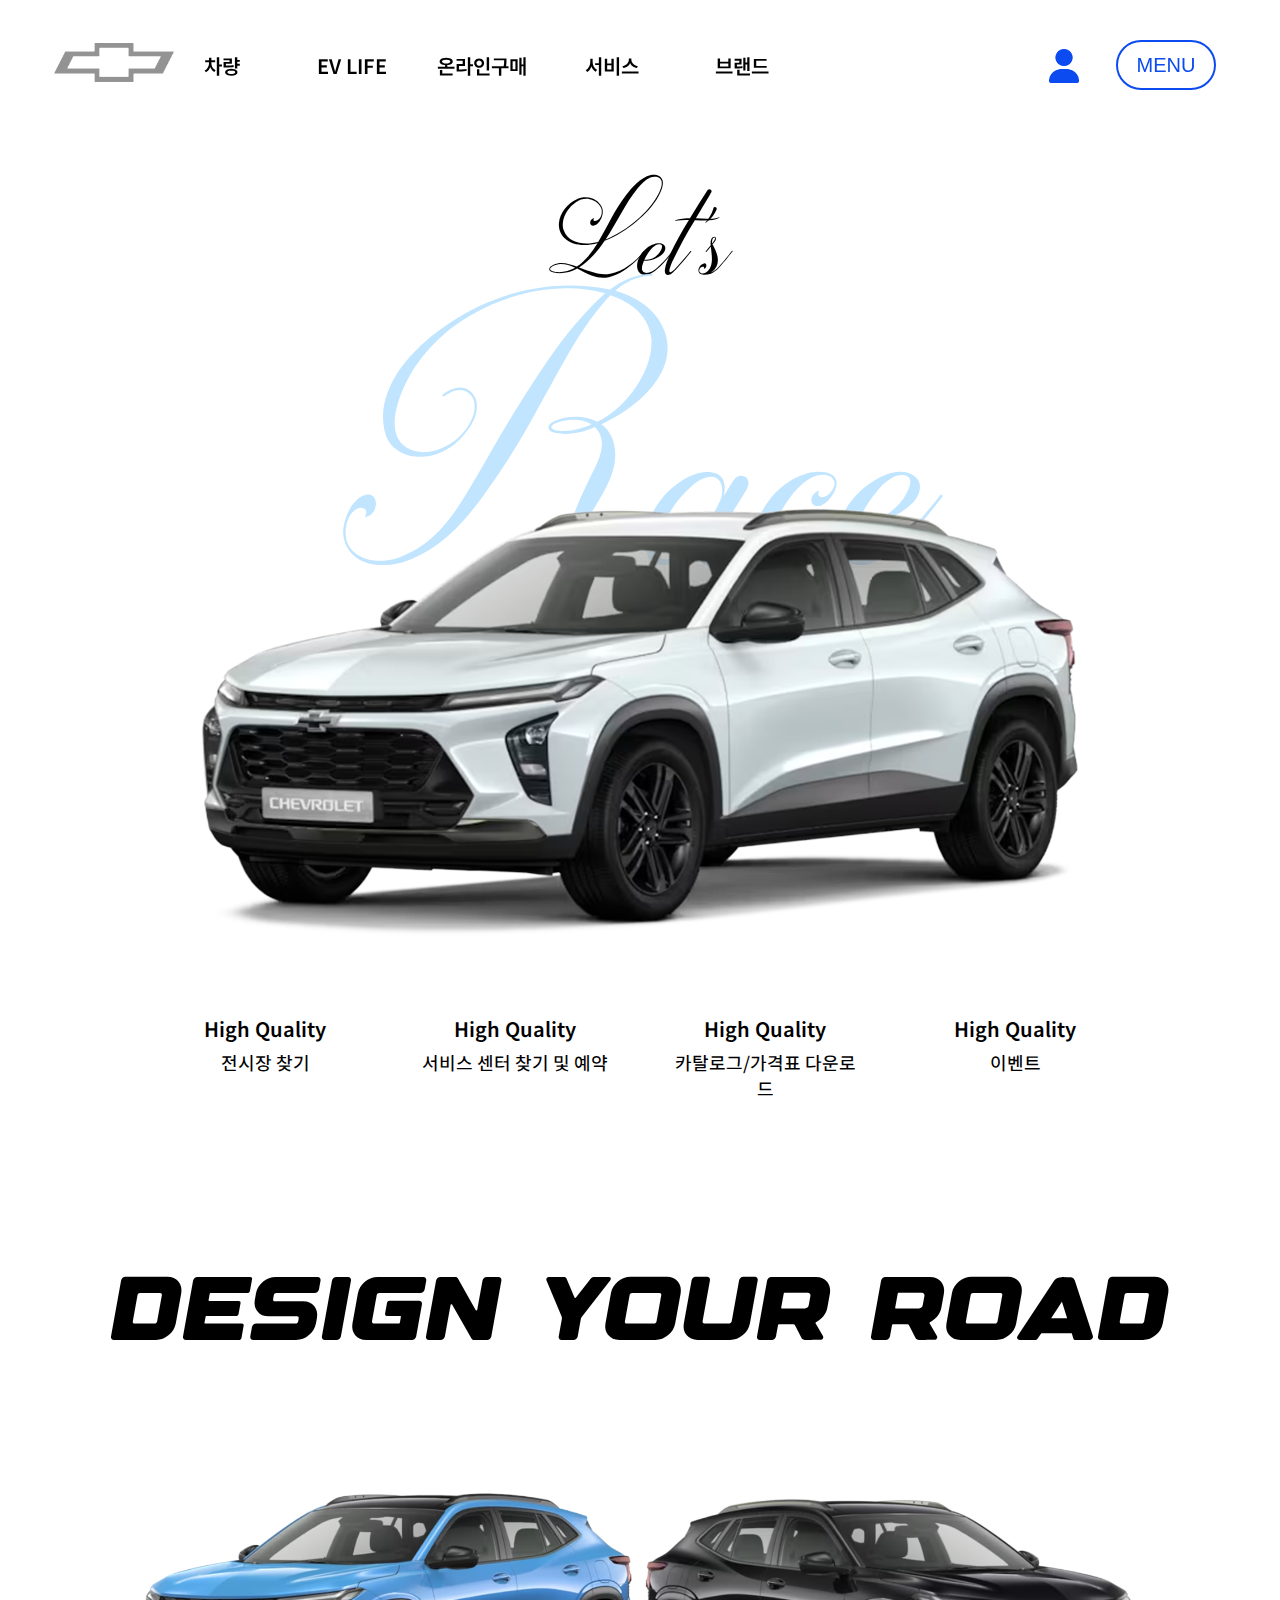
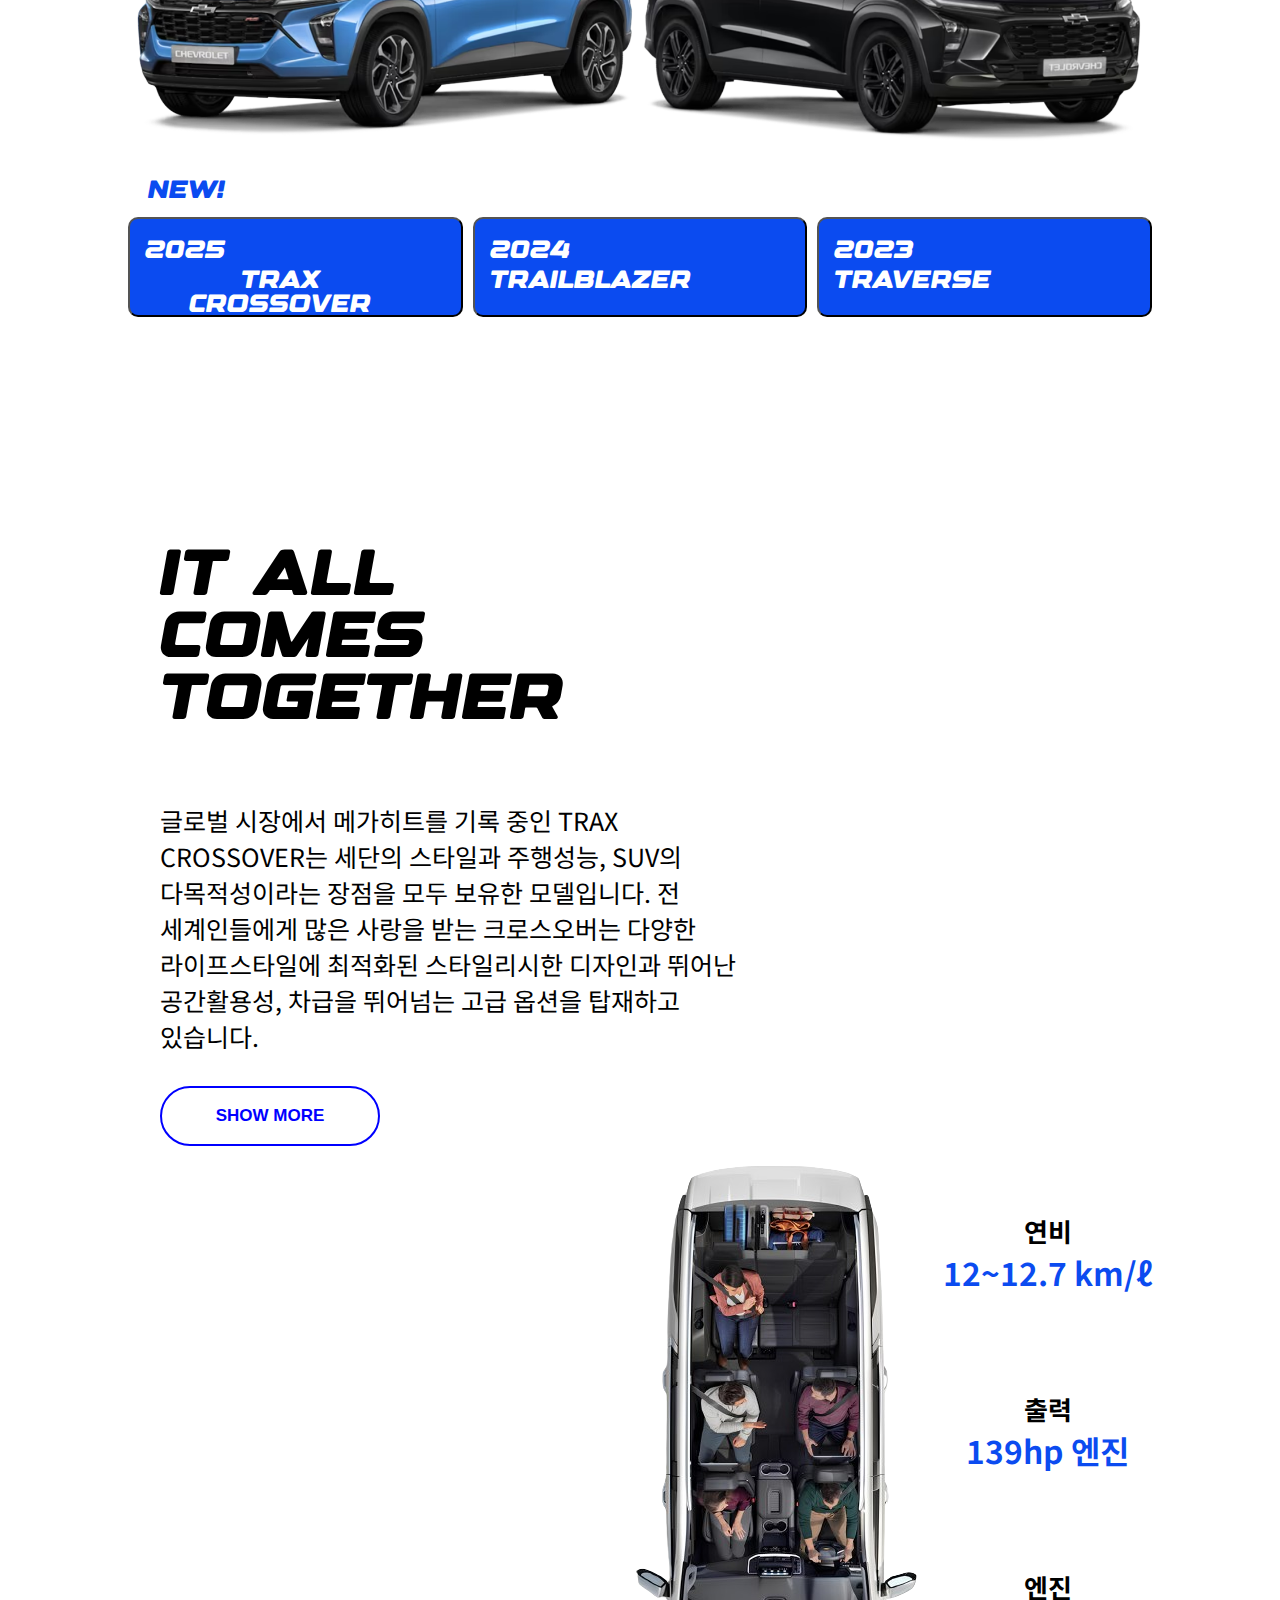
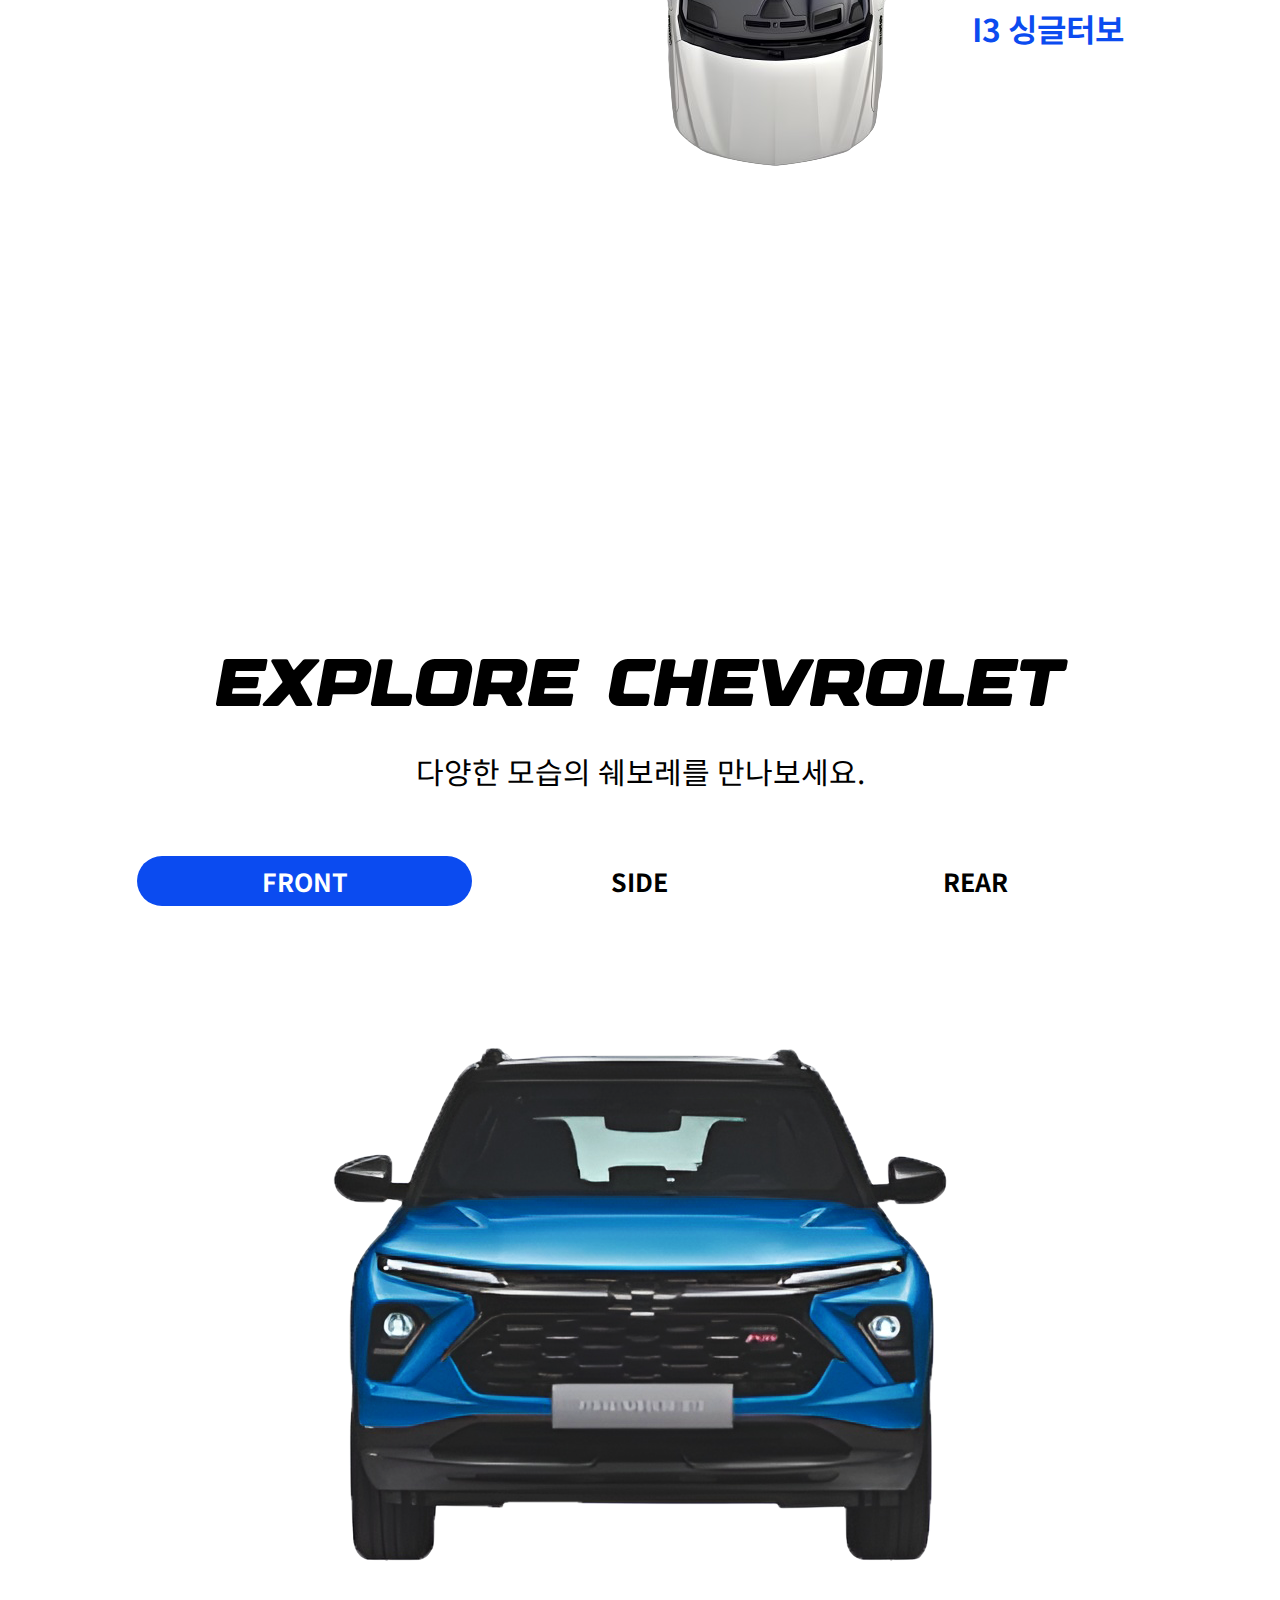
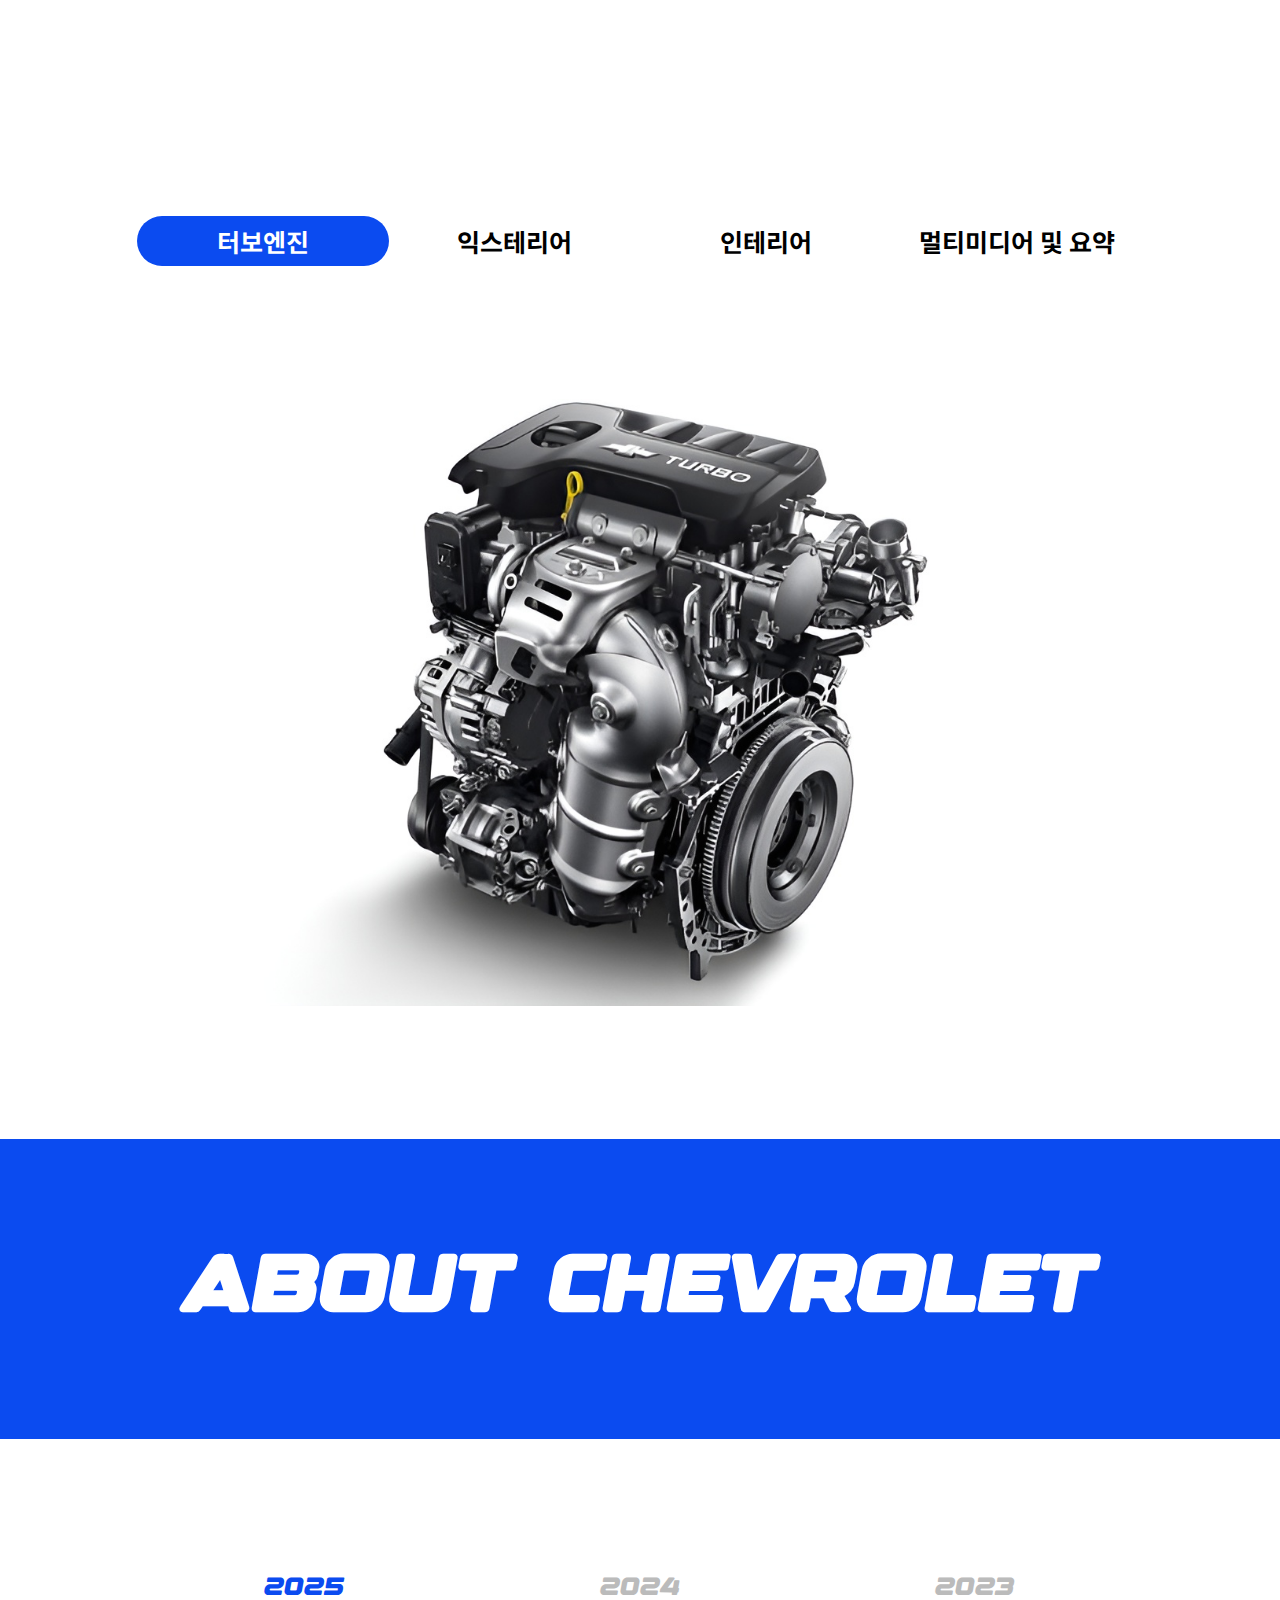
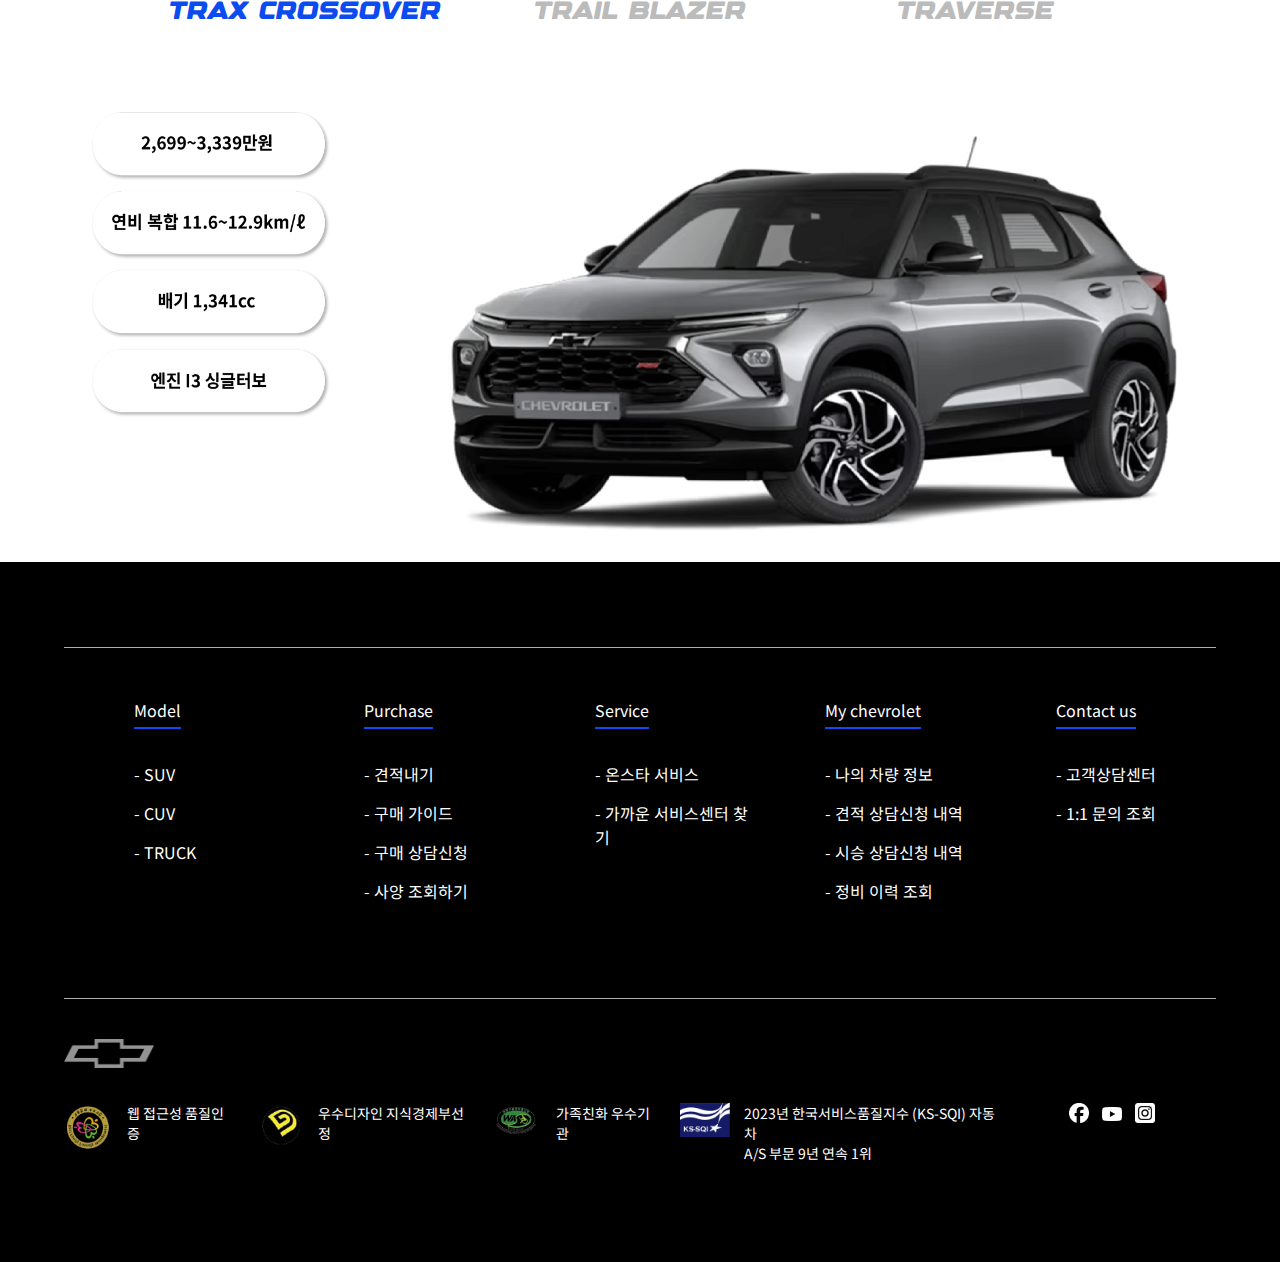
<file: detail_car.html>
<!DOCTYPE html>
<html lang="en">
<head>
    <meta charset="UTF-8">
    <meta name="viewport" content="width=device-width, initial-scale=1.0">
    <title>차량 상세정보</title>
    <link rel="stylesheet" href="./css/reset.css">
    <link rel="stylesheet" href="./css/detail_car.css">
    <link rel="stylesheet" href="./css/detail_car_tablet.css">
    <link rel="stylesheet" href="./css/detail_car.mo.css">

    
    <script src="https://code.jquery.com/jquery-3.7.1.min.js"></script>
    <script src="./js/main.js"></script>
    <script src="./js/detail_car.js"></script>
    <script src="./js/sideGnbCar.js"></script>
    <script src="./js/slideable.js"></script>

    <link rel="preconnect" href="https://fonts.googleapis.com">
    <link rel="preconnect" href="https://fonts.gstatic.com" crossorigin>
    <link href="https://fonts.googleapis.com/css2?family=Noto+Sans+KR:wght@100..900&display=swap" rel="stylesheet">
</head>
<body>
    <div class="sideGnb">
        <div class="sideGnbTop">
          <ul class="sideGnbMenu">
            <li><a href="./detail_car.html">차량</a></li>
            <li><a href="./detail_evlife.html">EV LIFE</a></li>
            <li><a href="./index.html">온라인구매</a></li>
            <li><a href="./index.html">서비스</a></li>
            <li><a href="./index.html">브랜드</a></li>
          </ul>
          <button class="top_close_btn">CLOSE</button>
        </div>
        <div class="sideGnbMain">
          <section class="sideMainLeft">
            <ul class="left1">
              <li class="on">SUV</li>
              <li>CUV</li>
              <li>TRUCK</li>
            </ul>
            <!-- <ul class="left2">
              <li>
                <p>온라인샵</p>
                <span class="left2_arrow">❯</span>
              </li>
              <li>
                <p>견적 상담 신청</p>
                <span class="left2_arrow">❯</span>
              </li>
              <li>
                <p>시승 상담 신청</p>
                <span class="left2_arrow">❯</span>
              </li>
              </li>
            </ul> -->
          </section>
          <section class="sideMainRight">
            <ul class="right1">
              <li>
                <img src="./img/suv_trailblazer.png" alt="suv 트레일블레이저">
                <p>TRAILBLAZER</p>
              </li>
              <li>
                <img src="./img/suv_taho.png" alt="suv 타호">
                <p>TAHO</p>
              </li>
              <li>
                <img src="./img/suv_traverse.png" alt="suv 트래버스">
                <p>TRAVERSE</p>
              </li>
            </ul>
          </section>
        </div>
        <!-- <div class="sideGnbBottom">
          <form action="#">
            <input type="text" value="Search CHEVROLET Korea">
          </form>
        </div> -->
    </div>
    
    <div class="all">
        <header>
            <div class="logo">
                <a href="./index.html"><img src="./img/logo_gray.png" alt="쉐보레 로고"></a>
            </div>
            <ul class="gnb">
                <li><a href="./detail_car.html">차량</a></li>
                <li><a href="./detail_evlife.html">EV LIFE</a></li>
                <li><a href="./index.html">온라인구매</a></li>
                <li><a href="./index.html">서비스</a></li>
                <li><a href="./index.html">브랜드</a></li>
            </ul>
            <a class="login_icon" href="./detail_login.html"><img src="./img/login_blue.png" alt="로그인 아이콘 이미지"></a>
            <button class="btn_gnb_menu">MENU</button>
    
        </header>
    
        <div class="page_1">
            <p class="lets">Let's</p> <br>
            <p class="race">Race</p>
    
            <section class="main_img_box">
                <img  class="main_img" src="./img/2025_white.png" alt="2025 트랙스크로스오버 화이트">
            </section>

            <div class="bottom_group">
                <div class="high_group">
                    <section>
                        <span class="high_title">High Quality</span>
                        <p class="high_sub">전시장 찾기</p>
                    </section>
                    <section>
                        <span class="high_title">High Quality</span>
                        <p class="high_sub">서비스 센터 찾기 및 예약</p>
                    </section>
                    <section>
                        <span class="high_title">High Quality</span>
                        <p class="high_sub">카탈로그/가격표 다운로드</p>
                    </section>
                    <section>
                        <span class="high_title">High Quality</span>
                        <p class="high_sub">이벤트</p>
                    </section>
                </div>
        
                <!-- <button class="go_2025">
                    <p>2025 트랙스 크록스 오버 보러가기 → </p>
                </button> -->
            </div>
        </div>
        
        <!-- 2페이지 -->
        <section class="page_2">
            <h1 class="page_2_slogan">
                DESIGN YOUR ROAD
            </h1>
            <div class="page_2_group">
                <img src="./img/2025_blue.png" alt="2025 트랙스오버 왼쪽">
                <img src="./img/2025_black.png" alt="2025 트랙스오버 오른쪽">
            </div>
    
            <div class="btn_group">
                <button class="btn_2025">
                    <p class="new">NEW!</p>
                    <p class="btn_2025_a">2025</p> <br>
                    <p class="btn_2025_b">TRAX CROSSOVER</p>
                </button>
    
                <button class="btn_2024">
                    <p class="btn_2024_a">2024</p> <br>
                    <p class="btn_2024_b">TRAILBLAZER</p>
                </button>
    
                <button class="btn_2023">
                    <p class="btn_2023_a">2023</p> <br>
                    <p class="btn_2023_b">TRAVERSE</p>
                </button>
            </div>
        </section>
    
        <!-- 3페이지 -->
        <section class="page_3">
            <div class="page_3_text_group">
                <h1 class="page_3_slogan">
                    IT ALL COMES TOGETHER
                </h1>
                <p class="page_3desc">
                    글로벌 시장에서 메가히트를 기록 중인 TRAX CROSSOVER는 <br>
                    세단의 스타일과 주행성능, SUV의 다목적성이라는 장점을 <br>
                    모두 보유한 모델입니다. 
                    <br><br>
                    전 세계인들에게 많은 사랑을 받는 크로스오버는 다양한 라이프스타일에 <br>
                    최적화된 스타일리시한 디자인과 뛰어난 공간활용성, 차급을 뛰어넘는 <br>
                    고급 옵션을 탑재하고 있습니다.
                </p>
                <button class="show_btn">SHOW MORE</button>
            </div>
            
            <section class="page3_car_group">
                <img class="page3_car" src="./img/page3_car.png" alt="위에서 보는 자동차 사진">
        
                <div class="desc_group">
                    <section class="first">
                        <h1 class="title">연비</h1>
                        <p class="desc"><span class="desc_blue">12~12.7</span> km/ℓ</p>
                    </section>
                    <section class="second">
                        <h1 class="title">출력</h1>
                        <p class="desc"><span class="desc_blue">139hp</span> 엔진</p>
                    </section>
                    <section class="third">
                        <h1 class="title">엔진</h1>
                        <p class="desc"><span class="desc_blue">I3</span> 싱글터보</p>
                    </section>
                </div>
            </section>
        </section>
    
        <!-- 4페이지 -->
        <section class="page_4">
            <div class="inner_content4">
                <div class="page_4_text_group">
                    <h1 class="page_4_slogan">
                        EXPLORE CHEVROLET
                    </h1>
                    <p class="page_4_desc">다양한 모습의 쉐보레를 만나보세요.</p>
                </div>
    
                <div class="direction">
                    <ul class="direction_list">
                        <li class="on">FRONT</li>
                        <li>SIDE</li>
                        <li>REAR</li>
                    </ul>
                    <div class="direction_img_frame">
                        <img class="direction_img" src="./img/front.png" alt="앞면 사진">
                    </div>
                </div>
            </div>
        </section>
    
        <!-- 5페이지 -->
        <section class="page_5">
            <div class="direction5">
                <ul class="direction_list5">
                    <li class="on">터보엔진</li>
                    <li>익스테리어</li>
                    <li>인테리어</li>
                    <li>멀티미디어 및 요약</li>
                </ul>
                <div class="direction_img_frame5">
                    <img class="turbo_engine" src="./img/turbo_engine.jpg" alt="터보엔진">
                </div>
            </div>
    
    
            <!-- <div class="tab_menu">
                <h3>DESIGN</h3>
                <section class="tab_text_group">
                    <p class="tab_text">터보엔진</p>
                    <p class="tab_text">익스테리어</p>
                    <p class="tab_text">인테리어</p>
                    <p class="tab_text">멀티미디어 및 요약</p>
                </section>
            </div> -->
    
            <!-- <div class="img_group">
                <img class="page5_image" src="./img/page5_image.jpg" alt="가장 위에 있는 사진">
                <img class="page5_images" src="./img/page5_images.png" alt="이미지 그룹들">
            </div> -->
        </section>
    
    
    
        <!-- 6페이지 -->
        <section class="page_6">
            <div class="page6_bluebx">
                ABOUT CHEVROLET
            </div>
                <!-- <img class="page6_wave" src="./img/wave_bg.png" alt="6페이지 하단 배경사진"> -->
    
                <div class="direction6">
                    <ul class="direction_list6">
                        <li class="on">2025 <br>TRAX CROSSOVER</li>
                        <li>2024 <br>TRAIL BLAZER</li>
                        <li>2023 <br>TRAVERSE</li>
                    </ul>
                </div>
                <div class="direction_img_frame6">
                    <img class="tabgroup_2025" src="./img/2025.png" alt="2025 트랙스크로스오버 탭그룹 사진">
                </div>
    
                <!-- <dl>
                    <dt class="car_desc_tab_title1">
                        <a href="#">
                            2025 <br>
                            TRAX CROSSOVER
                        </a>
                    </dt>
                    <dd>
                        <p class="car_desc_box">2,188~2,880만원</p>
                        <p class="car_desc_box">연비 복합 12~12.7 km/ℓ</p>
                        <p class="car_desc_box">배기 1,199 cc</p>
                        <p class="car_desc_box">엔진 I3 싱글터보</p>
                    </dd>
    
                    <dt class="car_desc_tab_title2">
                        <a href="#">
                            2024 <br>
                            TRAILBLAZER
                        </a>
                    </dt>
                    <dd>
                        <p class="car_desc_box">2,699~3,339만원</p>
                        <p class="car_desc_box">연비 복합 11.6~12.9km/ℓ</p>
                        <p class="car_desc_box">배기 1,341cc</p>
                        <p class="car_desc_box">엔진 I3 싱글터보</p>
                    </dd>
    
                    <dt class="car_desc_tab_title3">
                        <a href="#">
                            2023 <br>
                            TRAVERSE
                        </a>
                    </dt>
                    <dd>
                        <p class="car_desc_box">5,640~6,615만원</p>
                        <p class="car_desc_box">연비 복합 8.3km/ℓ</p>
                        <p class="car_desc_box">배기 3,564cc</p>
                        <p class="car_desc_box">엔진 V6 자연흡기</p>
                    </dd>
                </dl> -->
        </section>
    
        <footer>
            <div class="line"></div>
            <div class="inner_content">
                <div class="foot_menu">
                    <ul>
                        <li><a href="#">Model</a>
                            <ul>
                                <li><a href="#">- SUV</a></li>
                                <li><a href="#">- CUV</a></li>
                                <li><a href="#">- TRUCK</a></li>
                            </ul>
                        </li>
                        <li><a href="#">Purchase</a>
                            <ul>
                                <li><a href="#">- 견적내기</a></li>
                                <li><a href="#">- 구매 가이드</a></li>
                                <li><a href="#">- 구매 상담신청</a></li>
                                <li><a href="#">- 사양 조회하기</a></li>
                            </ul>
                        </li>
                        <li><a href="#">Service</a>
                            <ul>
                                <li><a href="#">- 온스타 서비스</a></li>
                                <li><a href="#">- 가까운 서비스센터 찾기</a></li>
                            </ul>
                        </li>
                        <li><a href="#">My chevrolet</a>
                            <ul>
                                <li><a href="#">- 나의 차량 정보</a></li>
                                <li><a href="#">- 견적 상담신청 내역</a></li>
                                <li><a href="#">- 시승 상담신청 내역</a></li>
                                <li><a href="#">- 정비 이력 조회</a></li>
                            </ul>
                        </li>
                        <li><a href="#">Contact us</a>
                            <ul>
                                <li><a href="#">- 고객상담센터</a></li>
                                <li><a href="#">- 1:1 문의 조회</a></li>
                            </ul>
                        </li>
                    </ul>
                </div>
                <section class="foot_logo"><a href="#"><img src="./img/logo_gray.png" alt="푸터 로고"></a></section>
                <div class="foot_content">
                    <section class="foot_info">
                        <ul>
                            <li>
                                <div>
                                    <a href="#"><img src="./img/foot_icon1.png" alt="푸터아이콘1"></a>
                                    <p>웹 접근성 품질인증</p>
                                </div>
                            </li>
                            <li>
                                <div>
                                    <a href="#"><img src="./img/foot_icon2.png" alt="푸터아이콘2"></a>
                                    <p>우수디자인 지식경제부선정</p>
                                </div>
                            </li>
                            <li>
                                <div>
                                    <a href="#"><img src="./img/foot_icon3.png" alt="푸터아이콘3"></a>
                                    <p>가족친화 우수기관</p>
                                </div>
                            </li>
                            <li>
                                <div>
                                    <a href="#"><img src="./img/foot_icon4.png" alt="푸터아이콘4"></a>
                                    <p>2023년 한국서비스품질지수 (KS-SQI) 자동차 <br>
                                    A/S 부문 9년 연속 1위</p>
                                </div>
                            </li>
                        </ul>
                    </section>
                    <section class="sns">
                        <ul>
                            <li><a href="#"><img src="./img/facebook.png" alt="facebook"></a></li>
                            <li><a href="#"><img src="./img/youtube.png" alt="youtube"></a></li>
                            <li><a href="#"><img class="instagram" src="./img/intsgram.png" alt="instagram"></a></li>
                        </ul>
                    </section>
                </div>
            </div>
        </footer>
    </div>


</body>
</html>
</file>
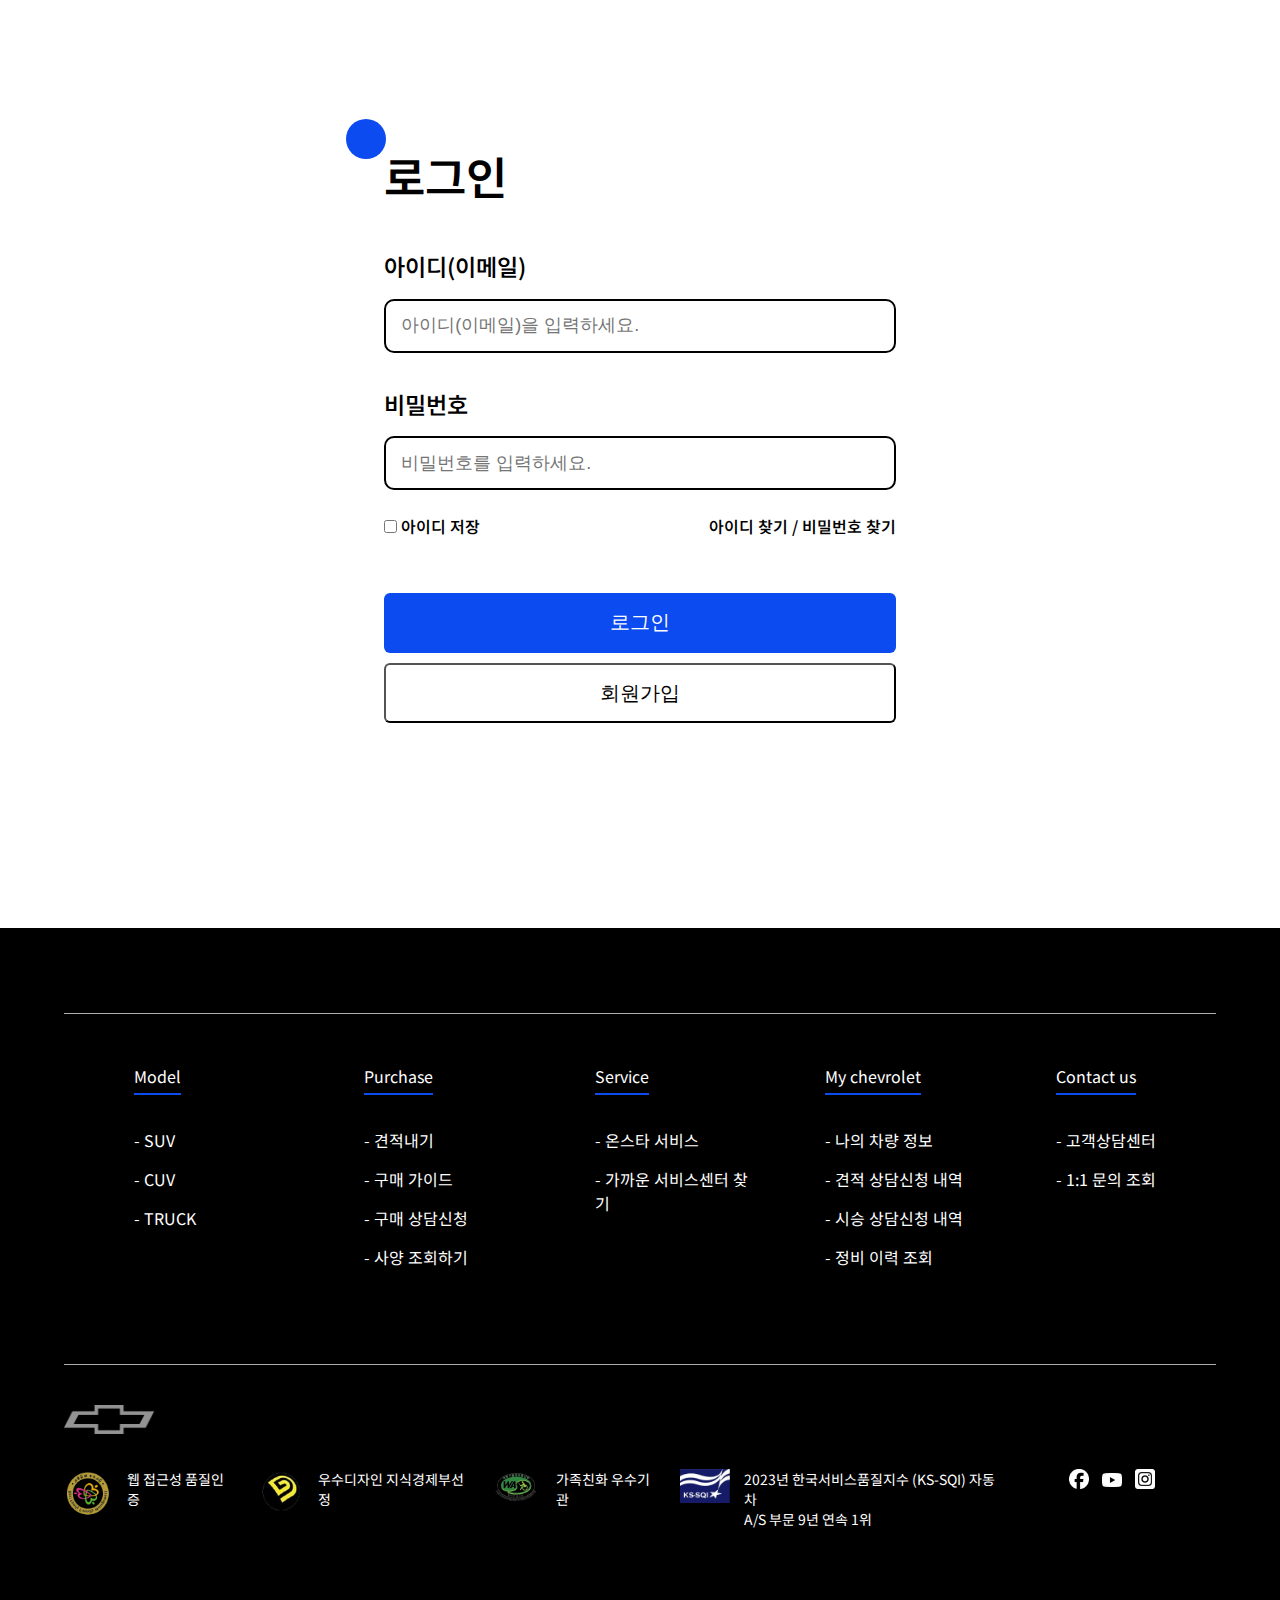
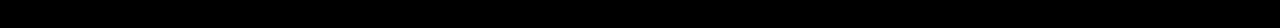
<file: detail_login.html>
<!DOCTYPE html>
<html lang="en">
<head>
    <meta charset="UTF-8">
    <meta name="viewport" content="width=device-width, initial-scale=1.0">
    <title>Document</title>
    <link rel="stylesheet" href="./css/reset.css">
    <link rel="stylesheet" href="./css/login.css">
    <link rel="stylesheet" href="./css/login_tab.css">
    <link rel="stylesheet" href="./css/login_mo.css">

    <link rel="preconnect" href="https://fonts.googleapis.com">
    <link rel="preconnect" href="https://fonts.gstatic.com" crossorigin>
    <link href="https://fonts.googleapis.com/css2?family=Noto+Sans+KR:wght@100..900&display=swap" rel="stylesheet">


</head>
<body>
    <div class="all">
        <div class="login_page">
            <p class="small_circle"></p>
            <section class="form_group">
                <h3 class="login_title">로그인</h3>
                <form action="">
                    <fieldset>
                        <label class="user_id" for="user_id">아이디(이메일)</label>
                        <input placeholder="아이디(이메일)을 입력하세요." type="text" id="user_id" required>
                        <br>
                        <label class="user_pw" for="user_pw">비밀번호</label>
                        <input placeholder="비밀번호를 입력하세요." type="password" id="user_pw" required>
                        <br>
                        <div class="bottom_group">
                            <div class="id_rem">
                                <input type="checkbox" id="user_agree">
                                <label class="agree_desc" for="user_agree">아이디 저장</label>
                            </div>
                            <p class="find">아이디 찾기 / 비밀번호 찾기</p>
                        </div>
                        <br>
                        <input class="login" type="submit" value="로그인">
                        <input class="join" type="submit" value="회원가입">
                    </fieldset>
                </form>
            </section>
            <!-- <p class="left_one"></p>
            <p class="right_first"></p>
            <p class="right_second"></p> -->
            <!-- <img class="wave_bg" src="./img/wave_bg.png" alt="배경 사진"> -->
        </div>

        <footer>
            <div class="line"></div>
            <div class="inner_content">
                <div class="foot_menu">
                    <ul>
                        <li><a href="#">Model</a>
                            <ul>
                                <li><a href="#">- SUV</a></li>
                                <li><a href="#">- CUV</a></li>
                                <li><a href="#">- TRUCK</a></li>
                            </ul>
                        </li>
                        <li><a href="#">Purchase</a>
                            <ul>
                                <li><a href="#">- 견적내기</a></li>
                                <li><a href="#">- 구매 가이드</a></li>
                                <li><a href="#">- 구매 상담신청</a></li>
                                <li><a href="#">- 사양 조회하기</a></li>
                            </ul>
                        </li>
                        <li><a href="#">Service</a>
                            <ul>
                                <li><a href="#">- 온스타 서비스</a></li>
                                <li><a href="#">- 가까운 서비스센터 찾기</a></li>
                            </ul>
                        </li>
                        <li><a href="#">My chevrolet</a>
                            <ul>
                                <li><a href="#">- 나의 차량 정보</a></li>
                                <li><a href="#">- 견적 상담신청 내역</a></li>
                                <li><a href="#">- 시승 상담신청 내역</a></li>
                                <li><a href="#">- 정비 이력 조회</a></li>
                            </ul>
                        </li>
                        <li><a href="#">Contact us</a>
                            <ul>
                                <li><a href="#">- 고객상담센터</a></li>
                                <li><a href="#">- 1:1 문의 조회</a></li>
                            </ul>
                        </li>
                    </ul>
                </div>
                <section class="foot_logo"><a href="#"><img src="./img/logo_gray.png" alt="푸터 로고"></a></section>
                <div class="foot_content">
                    <section class="foot_info">
                        <ul>
                            <li>
                                <div>
                                    <a href="#"><img src="./img/foot_icon1.png" alt="푸터아이콘1"></a>
                                    <p>웹 접근성 품질인증</p>
                                </div>
                            </li>
                            <li>
                                <div>
                                    <a href="#"><img src="./img/foot_icon2.png" alt="푸터아이콘2"></a>
                                    <p>우수디자인 지식경제부선정</p>
                                </div>
                            </li>
                            <li>
                                <div>
                                    <a href="#"><img src="./img/foot_icon3.png" alt="푸터아이콘3"></a>
                                    <p>가족친화 우수기관</p>
                                </div>
                            </li>
                            <li>
                                <div>
                                    <a href="#"><img src="./img/foot_icon4.png" alt="푸터아이콘4"></a>
                                    <p>2023년 한국서비스품질지수 (KS-SQI) 자동차 <br>
                                    A/S 부문 9년 연속 1위</p>
                                </div>
                            </li>
                        </ul>
                    </section>
                    <section class="sns">
                        <ul>
                            <li><a href="#"><img src="./img/facebook.png" alt="facebook"></a></li>
                            <li><a href="#"><img src="./img/youtube.png" alt="youtube"></a></li>
                            <li><a href="#"><img class="instagram" src="./img/intsgram.png" alt="instagram"></a></li>
                        </ul>
                    </section>
                </div>
            </div>
        </footer>
    </div>
</body>
</html>
</file>
<file: css/detail_car.css>
@media (min-width: 1025px){
    @font-face{
        font-family: "designer";
        src: url("../font/Designer.otf")
    }
    
    *{margin:0;padding:0;}
    ul,ol{list-style:none}
    a{color:inherit;text-decoration:none;}
    img{max-width:100%;}
    h1,h2,h3,h4,h5,h6{font-size:inherit;font-weight:inherit;}
    
    html{
        font-family: "Noto Sans KR", sans-serif;
        /* width: 1025px; */
        width: 100%;
        height:100vh;
        /* border: 1px solid red; */
    }

    @font-face{
        font-family: "designer";
        src: url("../font/Designer.otf")
    }
    @font-face{
        font-family: "kingshare";
        src: url("../font/Kingshare.otf")
    }
    @font-face{
        font-family: "darelston";
        src: url("../font/Darleston.otf");

    }
    
    
    @font-face{
        font-family: "designer";
        src: url("../font/Designer.otf")
      }
      .all{
        width:100%;
        overflow-x:hidden;
      }
    
      .btn_gnb_menu{
        width: 100px;
        height: 50px;
        font-size: 20px;
        background: white;
        border-radius: 50px;
        transition: all 0.3s ease 0s;
        color: #0B4BF0;
        font-weight: 450;
        border: 2px solid #0B4BF0;
        margin-right: 5%;
        right: 100px;
        top: 50px;
        display: flex;
        justify-content: center;
        align-items: center;
      }
      .btn_gnb_menu:hover{
        background: #0B4BF0;
        color: #fff;
        border: 1px solid #0B4BF0;
        /* border: 1px solid #0B4BF0; */
      }
      
      
      .sideGnb {
        background: #fff;
        width: 100%;
        height: 100%;
        /* border: 1px solid red; */
        position: fixed;
        right: 0;
        top: 0;
        transform: translateX(100%);
        transition: all 0.3s ease 0s;
        z-index: 10000;
      }
      .sideGnb.on{
        transform: translateX(0%);
      }
      .sideGnbTop{
        width: 84%;
        /* border: 1px solid blue; */
        margin: 0 auto;
        display: flex;
        justify-content: space-between;
        margin-top: 50px;
      }
      .sideGnbMenu{
            /* border: 1px solid blue; */
            display: flex;
            width: 80%;
            position: relative;
            display: flex;
            justify-content: center;
            align-items: center;
      }
      .sideGnbMenu>li{
        font-size: 20px;
        width: 120px;
        /* border: 1px solid black; */
        display: flex;
        justify-content: center;
        align-items: center;
        font-weight: 650;
        transition: all 0.3s ease 0s;
      }
      .sideGnbMenu>li:hover{
        color: #0B4BF0;
      }
      .top_close_btn{
        width: 100px;
        height: 50px;
        font-size: 20px;
        background: transparent;
        border-radius: 50px;
        transition: all 0.3s ease 0s;
        color: #0B4BF0;
        font-weight: 450;
        border: 2px solid #0B4BF0;
      }
      .top_close_btn:hover{
        background: #0B4BF0;
        color: #fff;
        border: 1px solid #0B4BF0;
      }
      
      /* sideGnbMain */
      .sideGnbMain{
        /* border: 1px solid red; */
        width: 865px;
        height: 66%;
        margin: 0 auto;
        margin-top: 30px;
        display: flex;
        justify-content: space-between;
        overflow: scroll;
        overflow-x: hidden;
      }
      .sideMainLeft{
        /* border: 1px solid blue; */
        margin-top: 35px;
        width: 200px;
        height: 100%;
      }
      .left1{
        /* border:1px solid lime; */
        height:440px;
      }
      .left1>li{
        font-size: 30px;
        font-weight: 800;
        height: 30px;
        width: 100px;
        display: flex;
        justify-content: center;
        align-items: center;
        margin-bottom: 130px;
        cursor: pointer;
        transition: all 0.3s ease 0s;
      }
      .left1>li:hover{
        color: #0B4BF0;
      }
      .left1>li.on{
        border-left: 3px solid #0B4BF0;
      }
      .left1>li:last-of-type{
        padding-left: 23px;
      }
      .left2{
        /* border: 1px solid hotpink; */
        width: 100%;
        /* display: flex;
        justify-content: space-between; */
      }
      .left2>li{
        /* border: 1px solid red; */
        display: flex;
        justify-content: space-between;
        align-items: center;
        margin-bottom: 20px;
      }
      .left2>li>p{
        font-size: 20px;
        font-weight: 550;
        margin-left: 10px;
      }
      .left2_arrow{
        color: #0B4BF0;
        font-weight: 600;
      }
      
      /* sideMainRight */
      .sideMainRight{
        /* border: 3px solid lime; */
        width: 550px;
        height: 100%;
        /* position: absolute;
        top: 150px;
        left: 380px; */
      }
      .sideMainRight img{
        width: 346px;
        height: 194px;
        /* border: 1px solid black; */
      }
      .right1{
        /* border: 3px solid red; */
        margin: 0 auto;
        margin-top: 35px;
      }
      .right1>li{
        display: flex;
        /* border: 1px solid blue; */
      }
      .right1>li>p{
        width: 140px;
        font-size: 25px;
        width: 200px;
        /* border: 1px solid black; */
        height: 50px;
        margin-top: 150px;
        font-family: "designer";
        transition: all 0.3s ease 0s;
        cursor: pointer;
      }
      .right1>li>p:hover{
        color: #0B4BF0;
      }
      
      
      .sideGnbBottom{
        background: #D9D9D9;
        width: 100%;
        height: 100px;
        /* margin-top: 20px; */
        position: absolute;
        /* top: 20px; */
        position: relative;
        position: absolute;
        bottom: 0;
      }
      .sideGnbBottom>form{
        margin: 0 auto;
      }
      .sideGnbBottom>form>input{
        /* border: 1px solid red; */
        width: 90%;
        height: 50px;
        border-radius: 50px;
        margin-left: 70px;
        margin-top: 20px;
        border: none;
        font-size: 20px;
        padding-left: 50px;
        font-weight: 400;
        color: #7C7C7C;
      }
      .slideGnbBottom>input{
        position: absolute;
        /* left: 100px; */
        top: 30px;
      }
    
    
    
    
    
    
    
    
    /* header */
    header{
      display: flex;
      justify-content: space-between;
      text-align: center;
      align-items: center;
      height: 130px;
      /* background: rgba(0, 0, 0, 0); */
      /* color: #fff; */
      position: fixed;
      z-index: 1000;
      width: 100%;
      /* border: 1px solid yellow; */
    }
    .logo img{
      width: 120px;
      margin-left: 45%;
      /* margin-top: 30px; */
      /* border: 1px solid lime; */
    }
    
    /* gnb */
    .gnb{
      /* border: 1px solid white; */
      display: flex;
      justify-content: space-between;
      /* margin-right: 13%; */
      font-size: 20px;
      font-weight: 600;
      /* margin-left: 11%; */
      /* margin-top: 60px;*/
    }
    .gnb>li{
        /* border: 1px solid red; */
        position: relative;
        width: 130px;
    }
    .gnb>li>a{
        /* border: 1px solid blue; */
        display: block;
        width: 130px;
        height: 50px;
        display: flex;
        justify-content: center;
        align-items: center;
        font-size: 20px;
    }
    .gnb>li>ul{
        /* border: 1px solid black; */
        width: 215px;
        height: 0;
        background: rgba(0, 0, 0, 0.8);
    
    }
    .login_icon{
      width: 30px;
      margin-left: 16%;
      margin-top: 0.5%;
      transition: all 0.3s ease 0s;
    }
    .login_icon:hover{
      color:#0B4BF0;
    }




/* 1페이지 */
.page_1{
    /* border: 2px solid blue; */
    width: 100%;
    padding-bottom: 40%;
    position: relative;
}

.lets{
  /* border: 1px solid blue; */
  font-family: "darelston";
  font-size: 130px;
  padding-top: 19%;
  width: 100%;
  text-align: center;
  line-height: 0;
}
.race{
  /* border: 1px solid black; */
  font-size: 380px;
  color: #C1E5FF;
  font-family: "darelston";
  width: 100%;
  text-align: center;
  margin-top: 1%;
}

.main_img_box{
  width: 100%;
  /* border: 1px solid red; */
  display: flex;
  justify-content: center;
  align-items: center;
  position: absolute;
  left: 0;
  top: 43%;
}
.main_img{
  /* position: absolute; */
  left: 13%;
  top: 54%;
  display: block;
}

.bottom_group{
  /* border: 1px solid red; */
  width: 100%;
  text-align: center;
  display: flex;
  justify-content: space-between;
  align-items: center;
  position: absolute;
  top: 72%;
}
.high_group{
    /* border: 2px solid green; */
    width: 1000px;
    height: 100px;
    margin: 0 auto;
    /* margin-left: 400px; */
    margin-top: 170px;
    display: flex;
}
.high_group>section{
    /* border: 1px solid orange; */
    width: 100%;
    display: flex;
    flex-direction: column;
    /* justify-content: space-between; */
}
.high_title{
    /* border: 1px solid red; */
    margin-right: 5px;
    width: 150px;
    height: 35px;
    margin: 0 auto;
    font-weight: 600;
    font-size: 20px;
}
.high_sub{
    /* border: 1px solid blue; */
    width: 195px;
    display: flex;
    align-items: center;
    justify-content: center;
    margin: 0 auto;
    font-weight: 450;
    font-size: 18px;
}
.go_2025{
    border-radius: 30px;
    background: #fff;
    /* border: 1px solid black; */
    color: #000;
    width: 300px;
    height: 50px;
    font-weight: 750;
    font-size: 16px;

    position: absolute;
    left: 1470px;
    top: 674px;
}



/* 2페이지 */
.page_2{
    /* border: 1px solid blue; */
    width: 100%;
    /* height: 1000px; */
}
.page_2_slogan{
    /* border: 1px solid red; */
    font-size: 90px;
    font-family: "designer";
    margin: 0 auto;
    padding-top: 100px;
    width: 100%;
    display: flex;
    justify-content: center;
    align-items: center;
}
.page_2_group{
  margin-top: 80px;
  /* border: 1px solid green; */
  display: flex;
  justify-content: center;
  align-items: center;
  width: 40%;
  margin: 0 auto;
  padding-top: 10%;
}

.btn_group{
    /* border: 1px solid black; */
    width: 80%;
    height: 130px;
    margin: 0 auto;
    font-family: "designer";
    display: flex;
    justify-content: center;
    align-items: center;
    margin-top: 50px;
    margin-bottom: 5%;
}

.btn_2025{
    font-family: "designer";
    border-radius: 10px;
    background: #0B4BF0;
    width: 350px;
    height: 100px;
    color: #fff;
    font-size: 25px;
    position: relative;
    margin-right: 10px;
}
.new{
    /* border: 1px solid red; */
    width: 70px;
    display: flex;
    justify-content: center;
    align-items: center;
    position: absolute;
    left: 21px;
    top: -40px;
    color: #0B4BF0;
}
.btn_2025_a{
    /* border: 1px solid #fff; */
    width: 80px;
    position: absolute;
    left: 15px;
    top: 20px;
}
.btn_2025_b{
    /* border: 1px solid #fff; */
    width: 270px;
    position: absolute;
    left: 15px;
    top: 50px;
}

.btn_2024{
    font-family: "designer";
    border-radius: 10px;
    background: #0B4BF0;
    width: 350px;
    height: 100px;
    color: #fff;
    font-size: 25px;
    position: relative;
    margin-right: 10px;
}
.btn_2024_a{
    /* border: 1px solid #fff; */
    width: 80px;
    position: absolute;
    left: 15px;
    top: 20px;
}
.btn_2024_b{
    /* border: 1px solid #fff; */
    width: 200px;
    position: absolute;
    left: 15px;
    top: 50px;
}

.btn_2023{
    font-family: "designer";
    border-radius: 10px;
    background: #0B4BF0;
    width: 350px;
    height: 100px;
    color: #fff;
    font-size: 25px;
    position: relative;
}
.btn_2023_a{
    /* border: 1px solid #fff; */
    width: 80px;
    position: absolute;
    left: 15px;
    top: 20px;
}
.btn_2023_b{
    /* border: 1px solid #fff; */
    width: 155px;
    position: absolute;
    left: 15px;
    top: 50px;
}

/* 3페이지 */
.page_3{
    /* border: 1px solid blue; */
    width: 100%;
    padding-bottom: 10%;
    position: relative;
    padding-bottom: 75%;
}
.page_3_text_group{
  /* border: 1px solid red; */
  width: 50%;
  /* height: 435px; */
  padding-top: 150px;
  margin-left: 10%;
}
.page_3_slogan{
  /* border: 1px solid green; */
  font-size: 65px;
  font-family: "designer";
  width: 50%;
  padding-left: 5%;
}
.page_3desc{
  /* border: 1px solid green; */
  font-family: "Noto Sans KR", sans-serif;
  font-size: 25px;
  padding-top: 70px;
  width: 93%;
  padding-left: 5%;
  word-break: keep-all;
}
.page_3desc br{
  display: none;
}
.show_btn{
  border-radius: 30px;
  background: #fff;
  /* border: 1px solid red; */
  width: 220px;
  height: 60px;
  font-size: 17px;
  font-weight: 750;
  margin-top: 5%;
  margin-left: 5%;
  border: 2px solid blue;
  color: blue;
}

.page3_car_group{
  /* border: 1px solid red; */
  position: absolute;
  right: 10%;
  margin: 0 auto;
  display: flex;
  /* padding-left: 50%;*/
}
.page3_car{
    /* border: 1px solid green; */
    /* margin-left: 47%; */
    /* position: absolute; */
    /* top: 250px; */
}
.desc_group{
  /* border: 1px solid blue; */
  /* width: 300px; */
  /* position: absolute; */
  /* margin-left: 74%; */
  /* margin-top: -30%; */
  display: flex;
  justify-content: center;
  align-items: center;
  text-align: center;
  flex-direction: column;
}
.title{
    font-size: 26px;
    font-weight: 700;
}
.desc{
    font-size: 32px;
    font-weight: 650;
    color: #0B4BF0;
}
.desc_group>section{
    margin-bottom: 95px;
}
.desc_group>section:last-of-type{
    margin-bottom: none;
}

/* 4페이지 */
.page_4{
    /* border: 1px solid blue; */
    width: 100%;
    height: 1000px;
    padding-top: 150px;
}
.page_4_text_group{
    /* border: 1px solid red; */
    width: 100%;
    height: 140px;
    margin: 0 auto;
    text-align: center;
}
.page_4_slogan{
    font-family: "designer";
    font-size: 67px;
    /* border: 2px solid green; */
    margin-bottom: 30px;
}
.page_4_desc{
    /* border: 1px solid black; */
    font-size: 30px;
    display: flex;
    justify-content: center;
    align-items: center;
    width: 100%;
}

/* 4페이지 탭메뉴 css */
.direction {
    /* border: 1px solid orange; */
    width: 1006px;
    /* height: 60px; */
    margin: 0 auto;
    /* display: flex; */
    padding-top: 60px;
}
.direction_list{
    display: flex;
    margin-bottom: 10%;
}
.direction_list>li{
    /* border:1px solid blue; */
    border-radius: 70px;
    flex:1;
    text-align: center;
    display: flex;
    justify-content: center;
    align-items: center;
    font-weight: bold;
    font-size: 25px;
    height: 50px;
    cursor: pointer;
    transition: all 0.3s ease 0s;
}
.direction_list>li.on{
    background: #0B4BF0;
    color: #fff;
}
.direction_img_frame{
    /* border:1px solid red; */
    text-align: center;
    padding-top:40px;
    width: 100%;
}




/* 5페이지 */
.page_5{
    /* border: 1px solid blue; */
    width: 100%;
    padding-bottom: 10%;
    position: relative;
}
.turbo_engine{
    padding-top: 50px;
}
/* 5페이지 탭메뉴 css */
.direction5{
    padding-top: 160px;
    /* border: 1px solid red; */
    width: 1006px;
    margin: 0 auto;
}
.direction_list5{
    display: flex;
}
.direction_list5>li{
    /* border:1px solid blue; */
    border-radius: 70px;
    flex:1;
    text-align: center;
    cursor: pointer;
    height: 50px;
    display: flex;
    justify-content: center;
    align-items: center;
    font-weight: bold;
    font-size: 25px;
    transition: all 0.3s ease 0s;
}
.direction_list5>li.on{
    background: #0B4BF0;
    color: #fff;
}
.direction_img_frame5{
    /* border:1px solid red; */
    text-align: center;
    padding-top:20px;
}








/* 6페이지 */
.page_6{
    /* border: 1px solid blue; */
    width: 100%;
    /* height: 1000px; */
    position: relative;
    /* background: url("../img/wave_bg.png") no-repeat 50% 50% / cover; */
}
.page6_bluebx{
    width: 100%;
    background:#0B4BF0;
    height:300px;
    width: 100%;
    font-size: 80px;
    font-family: 'Noto Sans KR';
    font-weight: 700;
    color: #fff;
    font-family: "designer";
    display: flex;
    justify-content: center;
    align-items: center;
    text-align: center;
}


/* 6페이지 탭메뉴 */
.direction6{
    /* padding-top: 160px; */
    /* border: 3px solid orange; */
    width: 1006px;
    /* margin: 0 auto; */
    margin-left: 266px;
    padding-top: 136px;
    margin: 0 auto;
}
.direction_list6{
    display: flex;
}
.direction_list6>li{
    /* border:1px solid red; */
    /* border-radius: 70px; */
    flex:1;
    text-align: center;
    cursor: pointer;
    height: 50px;
    display: flex;
    justify-content: center;
    align-items: center;
    /* font-weight: bold; */
    font-size: 25px;
    transition: all 0.3s ease 0s;
    font-family: "designer";
    color: #BBBBBB;
}
.direction_list6>li.on{
    color: #0B4BF0;
}
.direction_img_frame6{
    /* border:1px solid red; */
    text-align: center;
    /* padding-top:20px; */
    margin-top: 85px;
}
.tabgroup_2025{
    width: 100%;
    height: 447px;
    object-fit: contain;
}
.page6_wave{
    position: absolute;
    top: 600px;
    z-index: -100;
}






/* .car_desc_tab_title1>a{
    border: 1px solid red;
    width: 300px;
    font-family: "designer";
    font-size: 25px;
    color: #0B4BF0;
    position: absolute;
    left: 300px;
    top: 200px;
}
.car_desc_tab_title2>a{
    border: 1px solid red;
    width: 300px;
    font-family: "designer";
    font-size: 25px;
    color: #A0A0A0;
    position: absolute;
    left: 600px;
    top: 200px;
}
.car_desc_tab_title3>a{
    border: 1px solid red;
    width: 300px;
    font-family: "designer";
    font-size: 25px;
    color: #A0A0A0;
    position: absolute;
    left: 900px;
    top: 200px;
} */


/* main_page */
.main_s4{
  /* padding-top: 200px; */
  height: 960px;
  text-align: center;
}
.main_s4 h3{
  font-size: 70px;
  font-weight: 800;
  font-family: 'di_font';
  transform: translateY(80px);
}
.main_s4>.inner_content>p{
  font-size: 22px;
  font-weight: 700;
  padding-top: 130px;
}
.main_s4_group{
  /* border: 1px solid red; */
  padding-top: 6%;
}
.main_s4_img{
  display: flex;
}
.main_s4_img li{
  margin-right: 20px;
  position: relative;
}
.main_s4_img li:last-of-type{
  margin-right: 0;
}
.main_s4_img p{
  position: absolute;
  left: 20px;
  bottom: 20px;
  color: #FFF;
}
.main_s4_img li:hover {transform: scale(1.05, 1.05); transition-duration: 0.5s;}
/* main_s5 */
.main_s5{
  height: 960px;
  background: url(../img1/background.png) no-repeat 1% 97% / cover;
  color: #fff;
  font-size: 25px;
}
.main_s5>.inner_content{
  padding-top: 500px;
  width: 1400px;
  margin: 0 auto;
}
.main_s5 h3{
  font-size: 70px;
  font-weight: 800;
  margin-bottom: 15px;
}
.main_s5 p{
  margin-bottom: 30px;
}
.main_s5 span{
  padding: 15px;
  border: 1px solid #fff;
  width: 360px;
  display: block;
  text-align: center;
  transition: all 0.6s ease 0s;
}
.main_s5 span:hover{
  background: #fff;
  color: #444;
}
/* main_s6 */
.main_s6{
  height: 960px;
  background: url(../img1/background2.png) no-repeat 50% 50% /cover;
  position: relative;
}
.main_s6>.inner_content>h3{
  font-size:50px;
  font-weight: 800;
  color: #fff;
  padding-top: 80px;
}
.main_s6 .che .swiper {
  width: 100%;
  padding-top: 50px;
  padding-bottom: 50px;
  color: #FFF;
  font-size: 23px;
  display: flex;
}

.main_s6 .che .swiper-slide {
  background-position: center;
  background-size: cover;
  width: 550px;
  height: 550px;
  background: #000;
  color: #fff;
}
.main_s6 .che .swiper-slide h3{
  margin-bottom: 20px;
  font-size: 18px;
  color: #fff;
}
.main_s6 .che .swiper-slide div{
  padding: 30px;
}
.main_s6 .swiper-wrapper{
  margin-top: 50px;
}
.main_s6 .che .swiper-slide img {
  display: block;
  width: 100%;
  height: 50%;
  object-fit: cover;
}
.main_s6 .che .swiper-slide p:last-of-type{
  font-size: 16px;
  margin: 15px 0;
  z-index: 10;
}
.main_s6 .che .swiper-slide span{
  font-size: 18px;
  margin-top: 20px;
  display: flex;
  justify-content: end;
  font-size: 16px;
}

.swiper-pagination1{
    width: 100%;
    transform: translateX(980px);
    display: inline-block;
    padding-top: 30px;
}






footer{
  /* border: 1px solid red; */
  width: 100%;
  height: 700px;
  position: absolute;
  background: #000;
  color: #fff;
}
footer.inner_content{
  width: 1400px;
}
.foot_menu>ul{
  width: 100%;
  display: flex;
}
.foot_menu>ul>li{
  flex: 1;
  padding-left: 70px;
}
.line{
  height: 85px;
}
.foot_menu{
  padding-top: 50px;
  height: 300px;
  border-bottom:1px solid #adadad;
  border-top: 1px solid #adadad;
}
.foot_menu>ul>li>a{
  margin-bottom: 10px;
  padding-bottom: 5px;
  border-bottom:2px solid #0B4BF0;
}
.foot_menu>ul>li>ul{
  margin-top: 40px;
}
.foot_menu>ul>li>ul>li{
  margin-bottom: 15px;
}
.foot_content{
  font-size:14px;
  display: flex;
  padding-top: 30px;
  justify-content: space-between;
}
.foot_logo{
  width: 90px;
  /* border: 1px solid yellow; */
  padding-top: 40px;
}
.foot_info>ul{
  display: flex;
}
.foot_info>ul>li{
  margin-right: 20px;
}
.foot_info>ul>li>div{
  display: flex;
}
.foot_info img{
  width: 50px;
  margin-right: 15px;
}
.sns{
  width: 200px;
}
.sns ul{
  display: flex;
  justify-content: center;
  align-items: center;
}
.sns img{
width: 20px;
margin-right: 13px;
}
.insta{
  width: 40px;
}

.inner_content{
  width: 90%;
margin: 0 auto;

}

}
</file>
<file: css/detail_car_tablet.css>
@media (min-width:769px) and (max-width: 1024px){
    @font-face{
        font-family: "designer";
        src: url("../font/Designer.otf")
    }
    @font-face{
        font-family: "darelston";
        src: url("../font/Darleston.otf");

    }
    
html{
    width: 100%;
}    
    
.all{
    /* border: 1px solid red; */
    width:100%;
    height: 1000px;
    /* margin: 0 auto; */
}

/* header */
header{
  display: flex;
  text-align: center;
  align-items: center;
  height: 130px;
  /* background: rgba(0, 0, 0, 0); */
  /* color: #fff; */
  position: fixed;
  z-index: 1000;
  width: 100%;
  /* border: 1px solid yellow; */
}
.logo{
  margin-right: 3%;
}
.logo img{
  width: 120px;
  margin-left: 21%;
}

/* gnb */
.gnb{
  /* border: 1px solid red; */
  display: flex;
  justify-content: space-between;
  margin-right: 2%;
  font-size: 20px;
  font-weight: 600;
  /* margin-left: 5%; */
  /* margin-top: 60px; */
  width: 70%;
}
.gnb>li{
    /* border: 1px solid red; */
    position: relative;
    /* width: 130px; */
    /* color: #fff; */
}
.gnb>li>a{
    /* border: 1px solid blue; */
    display: block;
    width: 93px;
    height: 50px;
    display: flex;
    justify-content: center;
    align-items: center;
    font-size: 20px;
}
.gnb>li>ul{
    /* border: 1px solid black; */
    width: 215px;
    height: 0;
    background: rgba(0, 0, 0, 0.8);

}
.login_icon{
  width: 25px;
  margin-right: 3%;
  margin-top: 0.5%;
}




.btn_gnb_menu{
  width: 100px;
  height: 50px;
  font-size: 20px;
  background: transparent;
  border-radius: 50px;
  transition: all 0.3s ease 0s;
  color: #0B4BF0;
  font-weight: 450;
  border: 2px solid #0B4BF0;
  margin-right: 5%;
  right: 100px;
  top: 50px;
  display: flex;
  justify-content: center;
  align-items: center;
}
.btn_gnb_menu:hover{
  background: #0B4BF0;
  color: #fff;
  border: 1px solid #0B4BF0;
  /* border: 1px solid #0B4BF0; */
}


.sideGnb {
  background: #fff;
  width: 1023px;
  height: 100%;
  /* border: 1px solid red; */
  position: fixed;
  right: 0;
  top: 0;
  transform: translateX(100%);
  transition: all 0.3s ease 0s;
  z-index: 10000;
}
.sideGnb.on{
  transform: translateX(0%);
}
.sideGnbTop{
  width: 90%;
  /* border: 1px solid blue; */
  margin: 0 auto;
  display: flex;
  justify-content: space-between;
  margin-top: 90px;
}
.sideGnbMenu{
  /* border: 1px solid blue; */
  display: flex;
  position: relative;
  width: 70%;
  padding-left: 3%;
}
.sideGnbMenu>li{
  font-size: 20px;
  width: 120px;
  /* border: 1px solid black; */
  display: flex;
  justify-content: center;
  align-items: center;
  font-weight: 650;
  transition: all 0.3s ease 0s;
}
.sideGnbMenu>li:hover{
  color: #0B4BF0;
}
.top_close_btn{
  width: 100px;
  height: 50px;
  font-size: 20px;
  background: transparent;
  border-radius: 50px;
  transition: all 0.3s ease 0s;
  color: #0B4BF0;
  font-weight: 450;
  border: 2px solid #0B4BF0;
}
.top_close_btn:hover{
  background: #0B4BF0;
  color: #fff;
  border: 1px solid #0B4BF0;
}

/* sideGnbMain */
.sideGnbMain{
  /* border: 3px solid red; */
  width: 80%;
  height: 500px;
  margin: 0 auto;
  margin-top: 10%;
  display: flex;
  justify-content: space-between;
}
.sideMainLeft{
  /* border: 1px solid blue; */
  margin-top: 35px;
  width: 200px;
}
.left1>li{
  font-size: 30px;
  font-weight: 800;
  height: 30px;
  width: 100px;
  display: flex;
  justify-content: center;
  align-items: center;
  margin-bottom: 130px;
  cursor: pointer;
  transition: all 0.3s ease 0s;
}
.left1>li:hover{
  color: #0B4BF0;
}
.left1>li.on{
  border-left: 3px solid #0B4BF0;
}
.left1>li:last-of-type{
  padding-left: 23px;
}
.left2{
  /* border: 1px solid hotpink; */
  width: 100%;
  /* display: flex;
  justify-content: space-between; */
}
.left2>li{
  /* border: 1px solid red; */
  display: flex;
  justify-content: space-between;
  align-items: center;
  margin-bottom: 20px;
}
.left2>li>p{
  font-size: 20px;
  font-weight: 550;
  margin-left: 10px;
}
.left2_arrow{
  color: #0B4BF0;
  font-weight: 600;
}

/* sideMainRight */
.sideMainRight{
  /* border: 3px solid lime; */
  width: 550px;
  height: 700px;
  /* position: absolute;
  top: 150px;
  left: 380px; */
}
.sideMainRight img{
  width: 346px;
  height: 194px;
  /* border: 1px solid black; */
}
.right1{
  /* border: 3px solid red; */
  margin: 0 auto;
  margin-top: 35px;
}
.right1>li{
  display: flex;
  /* border: 1px solid blue; */
}
.right1>li>p{
  font-size: 25px;
  width: 200px;
  /* border: 1px solid black; */
  height: 50px;
  margin-top: 19%;
  margin-left: 5%;
  text-align: center;
  font-family: "designer";
  transition: all 0.3s ease 0s;
  cursor: pointer;
  display: flex;
  justify-content: center;
  align-items: center;
}
.right1>li>p:hover{
  color: #0B4BF0;
}


.sideGnbBottom{
  background: #D9D9D9;
  width: 100%;
  height: 100px;
  /* margin-top: 20px; */
  position: absolute;
  /* top: 20px; */
  position: relative;
  position: absolute;
  bottom: 0;
}
.sideGnbBottom>form{
  margin: 0 auto;
}
.sideGnbBottom>form>input{
  /* border: 1px solid red; */
  width: 800px;
  height: 50px;
  border-radius: 50px;
  margin-left: 70px;
  margin-top: 20px;
  border: none;
  font-size: 20px;
  padding-left: 50px;
  font-weight: 400;
  color: #7C7C7C;
}
.slideGnbBottom>input{
  position: absolute;
  /* left: 100px; */
  top: 30px;
}









/* 1페이지 */
.page_1{
  /* border: 2px solid blue; */
  width: 100%;
  padding-bottom: 60%;
  position: relative;
}

.lets{
/* border: 1px solid blue; */
font-family: "darelston";
font-size: 130px;
padding-top: 28%;
width: 100%;
text-align: center;
line-height: 0;
}
.race{
/* border: 1px solid black; */
font-size: 380px;
color: #C1E5FF;
font-family: "darelston";
width: 100%;
text-align: center;
margin-top: -2%;
}

.main_img_box{
width: 100%;
/* border: 1px solid red; */
display: flex;
justify-content: center;
align-items: center;
position: absolute;
left: 0;
top: 42%;
}
.main_img{
/* position: absolute; */
left: 13%;
top: 54%;
display: block;
}

.bottom_group{
/* border: 1px solid red; */
width: 100%;
text-align: center;
display: flex;
justify-content: space-between;
align-items: center;
position: absolute;
top: 72%;
}
.high_group{
  /* border: 2px solid green; */
  width: 1000px;
  height: 100px;
  margin: 0 auto;
  /* margin-left: 400px; */
  margin-top: 170px;
  display: flex;
}
.high_group>section{
  /* border: 1px solid orange; */
  width: 100%;
  display: flex;
  flex-direction: column;
  /* justify-content: space-between; */
}
.high_title{
  /* border: 1px solid red; */
  margin-right: 5px;
  width: 150px;
  height: 35px;
  margin: 0 auto;
  font-weight: 600;
  font-size: 20px;
}
.high_sub{
  /* border: 1px solid blue; */
  width: 195px;
  display: flex;
  align-items: center;
  justify-content: center;
  margin: 0 auto;
  font-weight: 450;
  font-size: 18px;
}
.go_2025{
  border-radius: 30px;
  background: #fff;
  /* border: 1px solid black; */
  color: #000;
  width: 300px;
  height: 50px;
  font-weight: 750;
  font-size: 16px;

  position: absolute;
  left: 1470px;
  top: 674px;
}



/* 2페이지 */
.page_2{
    /* border: 2px solid orange; */
    width: 100%;
    padding-bottom: 20%;
    position: relative;
}
.page_2_slogan{
    /* border: 2px solid red; */
    font-size: 60px;
    font-family: "designer";
    margin: 0 auto;
    /* position: absolute; */
    top: 100px;
    width: 100%;
    display: flex;
    justify-content: center;
    align-items: center;
}
.page_2_group{
    margin-top: 80px;
    /* border: 1px solid green; */
    display: flex;
    justify-content: center;
    align-items: center;
    width: 400px;
    height: 300px;
    margin: 0 auto;
    /* position: absolute; */
    margin: 0 auto;
    margin-top: 220px;

}

.btn_group{
    /* border: 1px solid black; */
    width: 650px;
    height: 400px;
    margin: 0 auto;
    font-family: "designer";
    display: flex;
    flex-direction: column;
    justify-content: center;
    align-items: center;
    /* padding-top: 580px; */
    /* position: absolute;
    left: 50px;
    top: 600px; */

}

.btn_2025{
    font-family: "designer";
    border-radius: 10px;
    background: #0B4BF0;
    width: 500px;
    height: 100px;
    color: #fff;
    font-size: 25px;
    position: relative;
    margin-right: 10px;
    margin-bottom: 20px;
}
.new{
    /* border: 1px solid red; */
    width: 70px;
    display: flex;
    justify-content: center;
    align-items: center;
    position: absolute;
    left: 5px;
    top: -40px;
    color: #0B4BF0;
}
.btn_2025_a{
    /* border: 1px solid #fff; */
    width: 80px;
    position: absolute;
    left: 0;
    top: 20px;
    padding-left: 10px;
}
.btn_2025_b{
    /* border: 1px solid #fff; */
    width: 270px;
    position: absolute;
    left: 0;
    top: 50px;
    padding-left: 10px;
}

.btn_2024{
    font-family: "designer";
    border-radius: 10px;
    background: #0B4BF0;
    width: 500px;
    height: 100px;
    color: #fff;
    font-size: 25px;
    position: relative;
    margin-right: 10px;
    margin-bottom: 20px;
}
.btn_2024_a{
    /* border: 1px solid #fff; */
    width: 80px;
    position: absolute;
    left: 0;
    top: 20px;
    padding-left: 10px;
}
.btn_2024_b{
    /* border: 1px solid #fff; */
    width: 200px;
    position: absolute;
    left: 0;
    top: 50px;
    padding-left: 10px;
}

.btn_2023{
    font-family: "designer";
    border-radius: 10px;
    background: #0B4BF0;
    width: 500px;
    height: 100px;
    color: #fff;
    font-size: 25px;
    position: relative;
    margin-right: 10px;
}
.btn_2023_a{
    /* border: 1px solid #fff; */
    width: 80px;
    position: absolute;
    left: 0;
    top: 20px;
    padding-left: 10px;
}
.btn_2023_b{
    /* border: 1px solid #fff; */
    width: 155px;
    position: absolute;
    left: 0;
    top: 50px;
    padding-left: 10px;
}

/* 3페이지 */
.page_3{
    /* border: 2px solid blue; */
    width: 100%;
    padding-bottom: 20%;
    position: relative;
}
.page_3_text_group{
    /* border: 3px solid red; */
    width: 670px;
    height: 650px;
    /* margin: 0 auto; */
    /* position: absolute; */
    left: 70px;
    padding-top: 50px;
    padding-left: 100px;
}
.page_3_slogan{
    /* border: 1px solid green; */
    font-size: 55px;
    font-family: "designer";
}
.page_3desc{
    /* border: 1px solid green; */
    /* font-family: "Noto Sans KR", sans-serif; */
    font-size: 23px;
    word-break: keep-all;
    margin-top: 5%;
}
.page_3desc br{
  display: none;
}
.show_btn{
    border-radius: 30px;
    background: #0B4BF0;
    color: #fff;
    width: 300px;
    height: 60px;
    font-size: 20px;
    font-weight: 750;
    margin-top: 50px;
    transition: all 0.6s ease 0s;
    border:none;
}
/* .show_btn:hover{
    background: #0B4BF0;
    color: #fff;
} */
.page3_car{
    /* border: 1px solid blue; */
    /* margin-left: 1100px; */
    margin-left: 40%;
    margin-top: -15%;
    right: 10px;
    top: 440px;
    width: 275px;
    height: 550px;
}
.desc_group{
    /* border: 1px solid red; */
    width: 300px;
    /* position: absolute; */
    margin-left: 64%;
    margin-top: -51%;
    display: flex;
    justify-content: center;
    align-items: center;
    flex-direction: column;
}
.title{
    font-size: 26px;
    font-weight: 700;
}
.desc{
    font-size: 32px;
    font-weight: 650;
    color: #0B4BF0;
}
.desc_group>section{
    margin-bottom: 95px;
}
.desc_group>section:last-of-type{
    margin-bottom: none;
}

/* 4페이지 */
/* 탭메뉴 보류 */
.page_4{
    /* border: 2px solid blue; */
    width: 100%;
    /* height: 1000px; */
    padding-top: 150px;
}
.inner_content4{
    /* border: qpx solid black; */
    margin: 0 auto;
    height: 1000px;
}
.page_4_text_group{
    /* border: 1px solid red; */
    width: 867px;
    height: 140px;
    margin: 0 auto;
}
.page_4_slogan{
    font-family: "designer";
    font-size: 65px;
    /* border: 2px solid green; */
    width: 500px;
    margin: 0 auto;
    margin-bottom: 20px;
    text-align: center;
    margin: 0 auto;
    text-align: center;
}
.page_4_desc{
  /* border: 1px solid black; */
  font-size: 36px;
  font-weight: 500;
  display: flex;
  justify-content: center;
  align-items: center;
  width: 90%;
  margin: 30px auto;
  text-align: center;
}

/* 4페이지 탭메뉴 css */
.direction {
        /* border: 1px solid orange; */
        width: 90%;
        /* height: 60px; */
        margin: 0 auto;
        /* display: flex; */
        padding-top: 60px;
        position: relative;
}
.direction_list{
    display: flex;
    justify-content: space-between;
    /* border: 1px solid red; */
    width: 700px;
    /* position: absolute; */
    margin: 90px auto;
    text-align: center;
}
.direction_list>li{
    /* border:1px solid blue; */
    /* flex:1; */
    width: 100px;
    text-align: center;
    display: flex;
    justify-content: center;
    align-items: center;
    font-weight: 900;
    font-size: 25px;
    height: 50px;
    cursor: pointer;
    /* transition: all 0.2s ease 0s; */
}
.direction_list>li.on{
    color: #0B4BF0;
    border-bottom: 3px solid #0B4BF0;
}
.direction_img_frame{
    /* border:1px solid red; */
    text-align: center;
    /* padding-top:40px; */
    width: 480px;
    height: 450px;
    margin: 0 auto;
    /* position: absolute; */
    left: 280px;
    top: 270px;
}
.direction_img{
    /* transform:translate(10px,10px); */
}
/* .direction_list>li:nth-of-type(2){
    width: 600px;
} */



/* 5페이지 */
.page_5{
  /* border: 1px solid blue; */
  width: 100%;
  padding-bottom: 10%;
  position: relative;
}
.turbo_engine{
  padding-top: 50px;
}
/* 5페이지 탭메뉴 css */
.direction5{
  padding-top: 160px;
  /* border: 1px solid red; */
  width: 100%;
  margin: 0 auto;
}
.direction_list5{
  display: flex;
}
.direction_list5>li{
  /* border:1px solid blue; */
  border-radius: 70px;
  flex:1;
  text-align: center;
  cursor: pointer;
  height: 50px;
  display: flex;
  justify-content: center;
  align-items: center;
  font-weight: bold;
  font-size: 25px;
  transition: all 0.3s ease 0s;
}
.direction_list5>li.on{
  background: #0B4BF0;
  color: #fff;
}
.direction_img_frame5{
  /* border:1px solid red; */
  text-align: center;
  padding-top:20px;
}








/* 6페이지 */
/* 탭메뉴에 해당하는 것들 보류 */
.page_6{
    /* border: 2px solid blue; */
    width: 100%;
    margin-bottom: 8%;
    position: relative;
    /* background: url("../img/wave_bg.png") no-repeat 50% 50% / cover; */
}
.page_6_slogan{
    /* position: absolute;  */
    /* left: 125px;
    top: 130px; */
    margin: 0 auto;
    font-family: "designer";
    font-size: 70px;
    /* border: 1px solid red; */
    width: 800px;
    padding-top: 110px;
}
.page6_bluebx{
    width: 100%;
    background:#0B4BF0;
    height:300px;
    width: 100%;
    font-size: 80px;
    font-family: 'Noto Sans KR';
    font-weight: 700;
    color: #fff;
    font-family: "designer";
    display: flex;
    justify-content: center;
    align-items: center;
    text-align: center;
}


/* 6페이지 탭메뉴 */
.direction6{
    padding-top: 160px;
    /* border: 2px solid orange; */
    width: 840px;
    margin: 0 auto;
    /* margin-left: 266px; */
    padding-top: 136px;
    /* padding-left: 100px;*/
}
.direction_list6{
    display: flex;
}
.direction_list6>li{
    /* border:1px solid red; */
    /* border-radius: 70px; */
    flex:1;
    text-align: center;
    cursor: pointer;
    height: 50px;
    display: flex;
    justify-content: center;
    align-items: center;
    /* font-weight: bold; */
    font-size: 25px;
    transition: all 0.3s ease 0s;
    font-family: "designer";
    color: #BBBBBB;
}
.direction_list6>li.on{
    color: #0B4BF0;
}
.direction_img_frame6{
    /* border:1px solid red; */
    text-align: center;
    /* padding-top:20px; */
    padding-top: 85px;
}
.tabgroup_2025{
    /* width: 1330px;
    height: 447px; */
}
.page6_wave{
    position: absolute;
    top: 830px;
    z-index: -100;
}






/* .car_desc_tab_title1>a{
    border: 1px solid red;
    width: 300px;
    font-family: "designer";
    font-size: 25px;
    color: #0B4BF0;
    position: absolute;
    left: 300px;
    top: 200px;
}
.car_desc_tab_title2>a{
    border: 1px solid red;
    width: 300px;
    font-family: "designer";
    font-size: 25px;
    color: #A0A0A0;
    position: absolute;
    left: 600px;
    top: 200px;
}
.car_desc_tab_title3>a{
    border: 1px solid red;
    width: 300px;
    font-family: "designer";
    font-size: 25px;
    color: #A0A0A0;
    position: absolute;
    left: 900px;
    top: 200px;
} */


/* footer */
/* footer */
footer{
  /* border: 5px solid red; */
  width: 100%;
  height: 700px;
  position: absolute;
  background: #000;
  color: #fff;
}
footer.inner_content{
  width: 1400px;
}
.foot_menu>ul{
  width: 100%;
  display: flex;
}
.foot_menu>ul>li{
  flex: 1;
  padding-left: 70px;
}
.line{
  height: 85px;
}
.foot_menu{
  padding-top: 50px;
  height: 300px;
  border-bottom:1px solid #adadad;
  border-top: 1px solid #adadad;
}
.foot_menu>ul>li>a{
  margin-bottom: 10px;
  padding-bottom: 5px;
  border-bottom:2px solid #0B4BF0;
}
.foot_menu>ul>li>ul{
  margin-top: 40px;
}
.foot_menu>ul>li>ul>li{
  margin-bottom: 15px;
}
.foot_content{
  font-size:14px;
  display: flex;
  padding-top: 30px;
  justify-content: space-between;
  padding-left: 3%;
}
.foot_logo{
  width: 90px;
  /* border: 1px solid yellow; */
  padding-top: 40px;
  padding-left: 5%;
}
.foot_info>ul{
  display: flex;
}
.foot_info>ul>li{
  margin-right: 20px;
}
.foot_info>ul>li>div{
  display: flex;
}
.foot_info img{
  width: 50px;
  margin-right: 15px;
}
.sns{
  width: 200px;
}
.sns ul{
  display: flex;
  justify-content: center;
  align-items: center;
}
.sns img{
width: 20px;
margin-right: 13px;
}
.insta{
  width: 40px;
}

.inner_content{
width: 100%;
margin: 0 auto;

}

  
}
</file>
<file: css/detail_car.mo.css>
@media (max-width:768px){

  @font-face{
    font-family: "designer";
    src: url("../font/Designer.otf")
}
@font-face{
    font-family: "darelston";
    src: url("../font/Darleston.otf");

}

html{
  font-family: "Noto Sans KR", sans-serif;
  width: 100%;
}
.all{
  overflow:hidden;
}

.btn_gnb_menu{
  width: 90px;
  height: 40px;
  font-size: 18px;
  background: transparent;
  border-radius: 50px;
  transition: all 0.3s ease 0s;
  color: #0B4BF0;
  font-weight: 450;
  border: 2px solid #0B4BF0;
  margin-right: 5%;
  right: 100px;
  top: 50px;
  display: flex;
  justify-content: center;
  align-items: center;
}
.btn_gnb_menu:hover{
  background: #0B4BF0;
  color: #fff;
  border: 1px solid #0B4BF0;
  /* border: 1px solid #0B4BF0; */
}


.sideGnb {
  background: #fff;
  width: 100%;
  height: 100%;
  /* border: 1px solid red; */
  position: fixed;
  right: 0;
  top: 0;
  transform: translateX(100%);
  transition: all 0.3s ease 0s;
  z-index: 10000;
}
.sideGnb.on{
  transform: translateX(0%);
}
.sideGnbTop{
  width: 100%;
  /* border: 1px solid blue; */
  margin: 0 auto;
  /* display: flex; */
  justify-content: space-around;
  margin-top: 50px;
  position:relative;
}
.sideGnbMenu{
  /* border: 1px solid red; */
  display: flex;
  position: relative;
  width: 100%;
  /* margin: 0 auto; */
  justify-content: space-between;
}
.sideGnbMenu>li{
  font-size: 14px;
  width: 36%;
  /* border: 1px solid black; */
  display: flex;
  justify-content: center;
  align-items: center;
  font-weight: 650;
  transition: all 0.3s ease 0s;
  margin-top: 7%;
  text-align: center;
  word-break: keep-all;
}
.sideGnbMenu>li:hover{
  color: #0B4BF0;
}
.top_close_btn{
  width: 90px;
  height: 40px;
  font-size: 18px;
  background: transparent;
  border-radius: 50px;
  transition: all 0.3s ease 0s;
  color: #0B4BF0;
  font-weight: 450;
  border: 2px solid #0B4BF0;
  margin-left: 68%;
  position: absolute;
  right: 5%;
  top: -40%;
}
.top_close_btn:hover{
  background: #0B4BF0;
  color: #fff;
  border: 1px solid #0B4BF0;
}

/* sideGnbMain */
.sideGnbMain{
  /* border: 1px solid red; */
  width: 90%;
  height: 530px;
  overflow-y: scroll;
  overflow-x: hidden;
  margin: 0 auto;
  margin-top: 8%;
  display: flex;
  justify-content: space-between;
}
.sideMainLeft{
  /* border: 1px solid blue; */
  /* margin-top: 35px; */
  width: 200px;
}
.left1{
  height: 360px;
}
.left1>li{
  font-size: 30px;
  font-weight: 800;
  height: 30px;
  width: 100px;
  display: flex;
  justify-content: center;
  align-items: center;
  margin-bottom: 105%;
  cursor: pointer;
  transition: all 0.3s ease 0s;
}
.left1>li:hover{
  color: #0B4BF0;
}
.left1>li.on{
  border-left: 3px solid #0B4BF0;
}
.left1>li:last-of-type{
  padding-left: 23px;
}
.left2{
  /* border:1px solid hotpink; */
  width: 90%;
  margin-top: 10%;
  padding-left: 10%;
}
.left2>li{
  /* border: 1px solid red; */
  display: flex;
  justify-content: space-between;
  align-items: center;
  margin-bottom: 20px;
}
.left2>li>p{
  font-size: 16px;
  font-weight: 550;
  margin-left: 10px;
  word-break: keep-all;
}
.left2_arrow{
  color: #0B4BF0;
  font-weight: 600;
}

/* sideMainRight */
.sideMainRight{
  /* border: 3px solid lime; */
  width: 550px;
  height: 700px;
  /* position: absolute;
  top: 150px;
  left: 380px; */
}
.sideMainRight img{
  width: 346px;
  height: 114px;
  /* border: 1px solid black; */
}
.right1{
  /* border: 3px solid red; */
  margin: 0 auto;
  /* margin-top: 35px; */
}
.right1>li{
  /* display: flex; */
  /* border: 1px solid blue; */
  height: 180px;
}
.right1>li>p{
  font-size: 19px;
  width: 90%;
  margin: 0 auto;
  /* border: 1px solid black; */
  text-align: center;
  /* margin-top: 150px; */
  font-family: "designer";
  transition: all 0.3s ease 0s;
  cursor: pointer;
}
.right1>li>p:hover{
  color: #0B4BF0;
}


.sideGnbBottom{
  background: #D9D9D9;
  width: 100%;
  height: 100px;
  /* margin-top: 20px; */
  position: absolute;
  /* top: 20px; */
  position: relative;
  position: absolute;
  bottom: 0;
}
.sideGnbBottom>form{
  margin: 0 auto;
}
.sideGnbBottom>form>input{
  /* border: 1px solid red; */
  width: 800px;
  height: 50px;
  border-radius: 50px;
  margin-left: 70px;
  margin-top: 20px;
  border: none;
  font-size: 20px;
  padding-left: 50px;
  font-weight: 400;
  color: #7C7C7C;
}
.slideGnbBottom>input{
  position: absolute;
  /* left: 100px; */
  top: 30px;
}








/* header */
header{
  display: flex;
  justify-content: space-between;
  text-align: center;
  align-items: center;
  height: 60px;
  /* background: rgba(0, 0, 0, 0); */
  /* color: #fff; */
  position: fixed;
  z-index: 1000;
  width: 100%;
  /* border: 1px solid yellow; */
}
.logo img{
  width: 90px;
  margin-left: 14%;
  /* margin-top: 30px; */
  /* border: 1px solid lime; */
}

/* gnb */
.gnb{
  /* border: 1px solid white; */
  display: flex;
  justify-content: space-between;
  margin-right: 209px;
  font-size: 20px;
  font-weight: 600;
  margin-left: 5%;
  /* margin-top: 60px; */
  width: 470px;
  display:none;
}
.gnb>li{
    /* border: 1px solid red; */
    position: relative;
    width: 130px;
    color: #fff;
}
.gnb>li>a{
    /* border: 1px solid blue; */
    display: block;
    width: 130px;
    height: 50px;
    display: flex;
    justify-content: center;
    align-items: center;
    font-size: 20px;
}
.gnb>li>ul{
    /* border: 1px solid black; */
    width: 215px;
    height: 0;
    background: rgba(0, 0, 0, 0.8);

}
.login_icon{
  width: 25px;
  margin-left: 25%;
  margin-top: 0.5%;
}









/* 1페이지 */
.page_1{
  /* border: 2px solid blue; */
  width: 100%;
  padding-bottom: 150%;
  position: relative;
}

.lets{
  /* border: 1px solid blue; */
  font-family: "darelston";
  font-size: 83px;
  padding-top: 38%;
  width: 90%;
  text-align: center;
  line-height: 0;
  margin: 0 auto;
}
.race{
  /* border: 1px solid black; */
  font-size: 178px;
  color: #C1E5FF;
  font-family: "darelston";
  width: 90%;
  text-align: center;
  margin: 0 auto;
  margin-top: -2%;
}

.main_img_box{
width: 90%;
/* border: 1px solid red; */
display: flex;
justify-content: center;
align-items: center;
position: absolute;
left: 10px;
top: 37%;
}
.main_img{
/* position: absolute; */
left: 13%;
top: 54%;
display: block;
}

.bottom_group{
/* border: 1px solid red; */
width: 100%;
text-align: center;
/* display: grid; */
grid-template-columns: repeat(2, 1fr);
gap: 0px;
justify-content: space-between;
align-items: center;
position: absolute;
top: 40%;
}
.high_group{
  width: 100%;
  /* height: 100px; */
  /* margin: 0 auto; */
  /* margin-left: 400px; */
  margin-top: 170px;
  display: grid;
  grid-template-columns: repeat(2, 1fr);
  gap: 40px;
}
.high_group>section{
/* border: 1px solid orange; */
width: 100%;
display: flex;
flex-direction: column;
/* justify-content: space-between; */
}
.high_title{
  /* border: 1px solid red; */
  width: 125px;
  height: 35px;
  margin: 0 auto;
  font-weight: 600;
  font-size: 16px;
}
.high_sub{
  /* border: 1px solid blue; */
  width: 136px;
  display: flex;
  align-items: center;
  justify-content: center;
  margin: 0 auto;
  font-weight: 450;
  font-size: 14px;
  word-break: keep-all;
}
.go_2025{
border-radius: 30px;
background: #fff;
/* border: 1px solid black; */
color: #000;
width: 300px;
height: 50px;
font-weight: 750;
font-size: 16px;

position: absolute;
left: 1470px;
top: 674px;
}



/* 2페이지 */
.page_2{
/* border: 1px solid orange; */
width: 100%;
padding-bottom: 20%;
position: relative;
}
.page_2_slogan{
  /* border: 1px solid red; */
  font-size: 38px;
  font-family: "designer";
  /* margin: 0 auto; */
  /* position: absolute; */
  top: 100px;
  width: 100%;
  display: flex;
  justify-content: center;
  align-items: center;
  text-align: center;
}
.page_2_group{
  /* border: 1px solid green; */
  display: flex;
  justify-content: center;
  align-items: center;
  width: 100%;
  height: 300px;
  margin: 0 auto;

}
.page_2_group img{
  width: 50%;
}


.btn_group{
/* border: 1px solid black; */
width: 100%;
height: 400px;
margin: 0 auto;
font-family: "designer";
display: flex;
flex-direction: column;
justify-content: center;
align-items: center;
/* padding-top: 580px; */
/* position: absolute;
left: 50px;
top: 600px; */

}

.btn_2025{
  font-family: "designer";
  border-radius: 10px;
  background: #0B4BF0;
  width: 300px;
  height: 100px;
  color: #fff;
  font-size: 25px;
  position: relative;
  margin-right: 10px;
  margin-bottom: 20px;
  border: none;
}
.new{
  /* border: 1px solid red; */
  width: 70px;
  display: flex;
  justify-content: center;
  align-items: center;
  position: absolute;
  left: 5px;
  top: -40px;
  color: #0B4BF0;
}
.btn_2025_a{
  /* border: 1px solid #fff; */
  width: 80px;
  position: absolute;
  left: 0;
  top: 20px;
  padding-left: 10px;
}
.btn_2025_b{
  /* border: 1px solid #fff; */
  width: 270px;
  position: absolute;
  left: 0;
  top: 50px;
  padding-left: 10px;
}

.btn_2024{
  font-family: "designer";
  border-radius: 10px;
  background: #0B4BF0;
  width: 300px;
  height: 100px;
  color: #fff;
  font-size: 25px;
  position: relative;
  margin-right: 10px;
  margin-bottom: 20px;
  border: none;
}
.btn_2024_a{
  /* border: 1px solid #fff; */
  width: 80px;
  position: absolute;
  left: 0;
  top: 20px;
  padding-left: 10px;
}
.btn_2024_b{
  /* border: 1px solid #fff; */
  width: 200px;
  position: absolute;
  left: 0;
  top: 50px;
  padding-left: 10px;
}

.btn_2023{
  font-family: "designer";
  border-radius: 10px;
  background: #0B4BF0;
  width: 300px;
  height: 100px;
  color: #fff;
  font-size: 25px;
  position: relative;
  margin-right: 10px;
  border: none;
}
.btn_2023_a{
  /* border: 1px solid #fff; */
  width: 80px;
  position: absolute;
  left: 0;
  top: 20px;
  padding-left: 10px;
}
.btn_2023_b{
  /* border: 1px solid #fff; */
  width: 155px;
  position: absolute;
  left: 0;
  top: 50px;
  padding-left: 10px;
}

/* 3페이지 */
.page_3{
/* border: 2px solid blue; */
width: 100%;
padding-bottom: 20%;
position: relative;
}
.page_3_text_group{
  /* border: 3px solid red; */
  width: 100%;
  text-align: center;
  padding-top: 50px;
  /* padding-left: 100px;*/
}
.page_3_slogan{
/* border: 1px solid green; */
font-size: 36px;
font-family: "designer";
}
.page_3desc{
  /* border: 1px solid green; */
  /* font-family: "Noto Sans KR", sans-serif; */
  font-size: 15px;
  word-break: keep-all;
  margin-top: 5%;
  width: 100%;
}
.page_3desc br{
  display: none;
}
.show_btn{
  border-radius: 30px;
  background: #0B4BF0;
  color: #fff;
  width: 220px;
  height: 60px;
  font-size: 20px;
  font-weight: 750;
  margin-top: 50px;
  transition: all 0.6s ease 0s;
  border:none;
}
/* .show_btn:hover{
background: #0B4BF0;
color: #fff;
} */
.page3_car_group{
  /* border: 1px solid red; */
  width: 100%;
  text-align: center;
}
.page3_car{
  /* border: 1px solid blue; */
  margin: 0 auto;
  width: 60%;
  margin-top: 12%;
}
.desc_group{
  /* border: 1px solid red; */
  width: 100%;
  /* position: absolute; */
  /* margin-left: 67%; */
  margin-top: 9%;
  display: flex;
  justify-content: space-around;
  align-items: center;
  text-align: center;
}
.title{
font-size: 26px;
font-weight: 700;
}
.desc{
font-size: 17px;
font-weight: 650;
color: #0B4BF0;
}
.desc_group>section{
margin-bottom: 95px;
}
.desc_group>section:last-of-type{
margin-bottom: none;
}

/* 4페이지 */
/* 탭메뉴 보류 */
.page_4{
/* border: 2px solid blue; */
width: 100%;
/* height: 1000px; */
padding-top: 150px;
}
.inner_content4{
/* border: qpx solid black; */
margin: 0 auto;
width: 100%;
height: 1000px;
}
.page_4_text_group{
/* border: 1px solid red; */
width: 100%;
height: 140px;
margin: 0 auto;
}
.page_4_slogan{
  font-family: "designer";
  font-size: 36px;
  /* border: 2px solid green; */
  width: 100%;
  margin: 0 auto;
  margin-bottom: 20px;
  text-align: center;
  margin: 0 auto;
  text-align: center;
}
.page_4_desc{
  /* border: 1px solid black; */
  font-size: 26px;
  font-weight: 500;
  display: flex;
  justify-content: center;
  align-items: center;
  width: 90%;
  margin: 0 auto;
  text-align: center;
  word-break: keep-all;
  margin-top: 5%;
}

/* 4페이지 탭메뉴 css */
.direction {
    /* border: 1px solid orange; */
    width: 100%;
    /* height: 60px; */
    margin: 0 auto;
    /* display: flex; */
    padding-top: 60px;
    position: relative;
}
.direction_list{
  display: flex;
  justify-content: space-between;
  /* border: 1px solid red; */
  width: 95%;
  /* position: absolute; */
  margin: 0 auto;
  text-align: center;
  margin-top: 10%;
}
.direction_list>li{
/* border:1px solid blue; */
/* flex:1; */
width: 100px;
text-align: center;
display: flex;
justify-content: center;
align-items: center;
font-weight: 900;
font-size: 25px;
height: 50px;
cursor: pointer;
/* transition: all 0.2s ease 0s; */
}
.direction_list>li.on{
color: #0B4BF0;
border-bottom: 3px solid #0B4BF0;
}
.direction_img_frame{
/* border:1px solid red; */
text-align: center;
/* padding-top:40px; */
width: 100%;
height: 450px;
margin: 0 auto;
/* position: absolute; */
left: 280px;
top: 270px;
}
.direction_img{
  width: 90%;
  margin-top: 9%;
}



/* 5페이지 */
.page_5{
/* border: 1px solid blue; */
width: 100%;
padding-bottom: 10%;
position: relative;
}
.turbo_engine{
padding-top: 50px;
}
/* 5페이지 탭메뉴 css */
.direction5{
padding-top: 160px;
/* border: 1px solid red; */
width: 100%;
margin: 0 auto;
}
.direction_list5{
  display: grid;
  grid-template-columns: repeat(2, 1fr);
  gap: 35px;
  margin: 0 auto;
  width: 90%;
  word-break: keep-all;
}
.direction_list5>li{
  /* border:1px solid blue; */
  border-radius: 70px;
  flex:1;
  text-align: center;
  cursor: pointer;
  height: 50px;
  display: flex;
  justify-content: center;
  align-items: center;
  font-weight: bold;
  font-size: 19px;
  transition: all 0.3s ease 0s;
  width: 140px;
}
.direction_list5>li.on{
background: #0B4BF0;
color: #fff;
}
.direction_img_frame5{
/* border:1px solid red; */
text-align: center;
padding-top:20px;
}








/* 6페이지 */
/* 탭메뉴에 해당하는 것들 보류 */
.page_6{
/* border: 2px solid blue; */
width: 100%;
margin-bottom: 8%;
position: relative;
/* background: url("../img/wave_bg.png") no-repeat 50% 50% / cover; */
}
.page_6_slogan{
/* position: absolute;  */
/* left: 125px;
top: 130px; */
margin: 0 auto;
font-family: "designer";
font-size: 70px;
/* border: 1px solid red; */
width: 800px;
padding-top: 110px;
}
.page6_bluebx{
  background: #0B4BF0;
  height: 150px;
  width: 100%;
  font-size: 24px;
  font-family: 'Noto Sans KR';
  font-weight: 700;
  color: #fff;
  font-family: "designer";
  display: flex;
  justify-content: center;
  align-items: center;
  text-align: center;
}


/* 6페이지 탭메뉴 */
.direction6{
padding-top: 160px;
/* border: 2px solid orange; */
width: 100%;
margin: 0 auto;
/* margin-left: 266px; */
padding-top: 46px;
/* padding-left: 100px;*/
}
.direction_list6{
display: flex;
}
.direction_list6>li{
/* border:1px solid red; */
/* border-radius: 70px; */
flex:1;
text-align: center;
cursor: pointer;
height: 50px;
display: flex;
justify-content: center;
align-items: center;
/* font-weight: bold; */
font-size: 16px;
transition: all 0.3s ease 0s;
font-family: "designer";
color: #BBBBBB;
}
.direction_list6>li.on{
color: #0B4BF0;
}
.direction_img_frame6{
/* border:1px solid red; */
text-align: center;
/* padding-top:20px; */
padding-top: 85px;
}
.tabgroup_2025{
/* width: 1330px;
height: 447px; */
}
.page6_wave{
position: absolute;
top: 830px;
z-index: -100;
}






/* .car_desc_tab_title1>a{
border: 1px solid red;
width: 300px;
font-family: "designer";
font-size: 25px;
color: #0B4BF0;
position: absolute;
left: 300px;
top: 200px;
}
.car_desc_tab_title2>a{
border: 1px solid red;
width: 300px;
font-family: "designer";
font-size: 25px;
color: #A0A0A0;
position: absolute;
left: 600px;
top: 200px;
}
.car_desc_tab_title3>a{
border: 1px solid red;
width: 300px;
font-family: "designer";
font-size: 25px;
color: #A0A0A0;
position: absolute;
left: 900px;
top: 200px;
} */


/* footer */
footer{
  /* border: 1px solid red; */
  width: 100%;
  /* height: 700px; */
  position: absolute;
  background: #000;
  color: #fff;
}
footer.inner_content{
  width: 1400px;
}
.foot_menu>ul{
  width: 100%;
  /* display: flex; */
}
.foot_menu>ul>li{
  flex: 1;
  padding-left: 10%;
  margin-bottom: 7%;
}
.line{
  height: 85px;
}
.foot_menu{
  padding-top: 3%;
  /* height: 300px; */
  border-bottom: 1px solid #adadad;
  border-top: 1px solid #adadad;
}
.foot_menu>ul>li>a{
  margin-bottom: 10px;
  padding-bottom: 5px;
  border-bottom:2px solid #0B4BF0;
  font-size:20px;
}
.foot_menu>ul>li>ul{
  margin-top: 40px;
}
.foot_menu>ul>li>ul>li{
  margin-bottom: 15px;
}
.foot_menu>ul>li>ul>li>a{
  font-size: 16px;
  /* border: 1px solid yellow; */
  word-break: keep-all;
}
.foot_content{
    font-size: 14px;
    /* display: flex; */
    padding-top: 30px;
    justify-content: space-between;
    padding-left: 3%;
    width: 90%;
    /* border: 1px solid yellow; */
    margin: 0 auto;
}
.foot_logo{
  width: 80px;
  /* border: 1px solid yellow; */
  padding-top: 37px;
  padding-left: 8%;
  padding-bottom: 10%;
}
.foot_info>ul{
  /* display: flex; */
}
.foot_info>ul>li{
  margin-right: 20px;
}
.foot_info>ul>li>div{
  display: flex;
}
.foot_info p{
    /* border: 1px solid red; */
}
.foot_info img{
  width: 50px;
  margin-right: 15px;
}
.sns{
    width: 100px;
    padding-top: 13%;
    padding-bottom: 13%;
}
.sns ul{
  display: flex;
  justify-content: center;
  align-items: center;
}
.sns img{
width: 20px;
margin-right: 13px;
}
.insta{
  width: 40px;
}

.inner_content{
width: 100%;
margin: 0 auto;

}





}
</file>
<file: css/login.css>
@media (min-width:1025px){


*{margin:0;padding:0;}
ul,ol{list-style:none;}
a{color:inherit;text-decoration:none;}
h1,h2,h3,h4,h5,h6{text-decoration:none;color:inherit;font-weight:inherit;}


.all{
    width: 100%;
    font-family: "Noto Sans KR", sans-serif;
}
.login_page{
    width: 100%;
    padding-bottom: 10%;
    position: relative;
    /* border: 1px solid red; */
}
.small_circle{
    background: #0B4BF0;
    width: 40px;
    height: 40px;
    border-radius: 50%;
    position: absolute;
    left: 27%;
    top: 5%;
}
.form_group{
    width: 40%;
    /* border: 1px solid blue; */
    margin: 6% auto;
    z-index: 1;
}
fieldset{
    display: flex;
    flex-direction:column;
    border:none;
}
.login_title{
    font-size: 45px;
    font-weight: 600;
    padding-top: 13%;
}
.user_id{
    font-size: 23px;
    font-weight: 550;
    margin-top: 8%;
    margin-bottom: 3%;
}
#user_id{
    height: 50px;
    border-radius: 10px;
    padding-left: 3%;
    border: 2px solid black;
    font-size: 18px;
}
.user_pw{
    font-size: 23px;
    font-weight: 550;
    margin-top: 2%;
    margin-bottom: 3%;
}
#user_pw{
    height: 50px;
    border-radius: 10px;
    padding-left: 3%;
    border: 2px solid black;
    font-size: 18px;
}
.bottom_group{
    display: flex;
    width: 100%;
    justify-content: space-between;
    margin-bottom: 6%;
}
#user_agree{

}
.agree_desc{
    font-size:16px;
    font-weight: 550;
}


.find{
    font-weight: 550;
}

.login{
    background: #0B4BF0;
    color: #fff;
    height: 60px;
    font-size: 20px;
    font-weight: 550;
    border-radius: 6px;
    margin-bottom: 2%;
    border:none;
}
.join{
    background: white;
    height: 60px;
    font-size: 20px;
    font-weight: 550;
    border-radius: 6px;
}


.left_one{
    background: #B7C8F4;
    width: 220px;
    height: 220px;
    border-radius: 50%;
    position:absolute;
    left: -3%;
    top: 38%;
}
.right_first{
    background: #0B4BF0;
    width: 370px;
    height: 370px;
    border-radius: 50%;
    position: absolute;
    right: 0%;
    top: 58%;
}
.right_second{
    background: #B7C8F4;
    width: 130px;
    height: 130px;
    border-radius: 50%;
    position: absolute;
    right: 0px;
    top: -7%;
}


.wave_bg{
    object-fit: contain;
    width: 100%;
    /* position: absolute; */
    top: 56%;
}

footer{
    /* border: 5px solid red; */
    width: 100%;
    height: 700px;
    position: absolute;
    background: #000;
    color: #fff;
  }
  footer.inner_content{
    width: 1400px;
  }
  .foot_menu>ul{
    width: 100%;
    display: flex;
  }
  .foot_menu>ul>li{
    flex: 1;
    padding-left: 70px;
  }
  .line{
    height: 85px;
  }
  .foot_menu{
    padding-top: 50px;
    height: 300px;
    border-bottom:1px solid #adadad;
    border-top: 1px solid #adadad;
  }
  .foot_menu>ul>li>a{
    margin-bottom: 10px;
    padding-bottom: 5px;
    border-bottom:2px solid #0B4BF0;
  }
  .foot_menu>ul>li>ul{
    margin-top: 40px;
  }
  .foot_menu>ul>li>ul>li{
    margin-bottom: 15px;
  }
  .foot_content{
    font-size:14px;
    display: flex;
    padding-top: 30px;
    justify-content: space-between;
  }
  .foot_logo{
    width: 90px;
    /* border: 1px solid yellow; */
    padding-top: 40px;
  }
  .foot_info>ul{
    display: flex;
  }
  .foot_info>ul>li{
    margin-right: 20px;
  }
  .foot_info>ul>li>div{
    display: flex;
  }
  .foot_info img{
    width: 50px;
    margin-right: 15px;
  }
  .sns{
    width: 200px;
  }
  .sns ul{
    display: flex;
    justify-content: center;
    align-items: center;
  }
  .sns img{
  width: 20px;
  margin-right: 13px;
  }
  .insta{
    width: 40px;
  }
  
  .inner_content{
    width: 90%;
  margin: 0 auto;
  
  }





}
</file>
<file: css/login_tab.css>
@media (min-width:769px) and (max-width:1024px){

*{margin:0;padding:0;}
ul,ol{list-style:none;}
a{color:inherit;text-decoration:none;}
h1,h2,h3,h4,h5,h6{text-decoration:none;color:inherit;font-weight:inherit;}


.all{
    width: 100%;
    font-family: "Noto Sans KR", sans-serif;
}
.login_page{
    width: 100%;
    padding-bottom: 10%;
    position: relative;
    /* border: 1px solid red; */
}
.small_circle{
    background: #0B4BF0;
    width: 40px;
    height: 40px;
    border-radius: 50%;
    position: absolute;
    left: 27%;
    top: 5%;
}
.form_group{
    width: 40%;
    /* border: 1px solid blue; */
    margin: 6% auto;
    z-index: 1;
}
fieldset{
    display: flex;
    flex-direction:column;
    border:none;
}
.login_title{
    font-size: 45px;
    font-weight: 600;
    padding-top: 13%;
}
.user_id{
    font-size: 23px;
    font-weight: 550;
    margin-top: 8%;
    margin-bottom: 3%;
}
#user_id{
    height: 50px;
    border-radius: 10px;
    padding-left: 3%;
    border: 2px solid black;
    font-size: 18px;
}
.user_pw{
    font-size: 23px;
    font-weight: 550;
    margin-top: 2%;
    margin-bottom: 3%;
}
#user_pw{
    height: 50px;
    border-radius: 10px;
    padding-left: 3%;
    border: 2px solid black;
    font-size: 18px;
}
.bottom_group{
    display: flex;
    width: 100%;
    justify-content: space-between;
    margin-bottom: 6%;
}
#user_agree{

}
.agree_desc{
    font-size:16px;
    font-weight: 550;
}


.find{
    font-weight: 550;
}

.login{
    background: #0B4BF0;
    color: #fff;
    height: 60px;
    font-size: 20px;
    font-weight: 550;
    border-radius: 6px;
    margin-bottom: 2%;
    border:none;
}
.join{
    background: white;
    height: 60px;
    font-size: 20px;
    font-weight: 550;
    border-radius: 6px;
}


.left_one{
    background: #B7C8F4;
    width: 220px;
    height: 220px;
    border-radius: 50%;
    position:absolute;
    left: -3%;
    top: 38%;
}
.right_first{
    background: #0B4BF0;
    width: 370px;
    height: 370px;
    border-radius: 50%;
    position: absolute;
    right: 0%;
    top: 58%;
}
.right_second{
    background: #B7C8F4;
    width: 130px;
    height: 130px;
    border-radius: 50%;
    position: absolute;
    right: 0px;
    top: -7%;
}


.wave_bg{
    object-fit: contain;
    width: 100%;
    /* position: absolute; */
    top: 56%;
}





footer{
    /* border: 5px solid red; */
    width: 100%;
    height: 700px;
    position: absolute;
    background: #000;
    color: #fff;
  }
  footer.inner_content{
    width: 1400px;
  }
  .foot_menu>ul{
    width: 100%;
    display: flex;
  }
  .foot_menu>ul>li{
    flex: 1;
    padding-left: 70px;
  }
  .line{
    height: 85px;
  }
  .foot_menu{
    padding-top: 50px;
    height: 300px;
    border-bottom:1px solid #adadad;
    border-top: 1px solid #adadad;
  }
  .foot_menu>ul>li>a{
    margin-bottom: 10px;
    padding-bottom: 5px;
    border-bottom:2px solid #0B4BF0;
  }
  .foot_menu>ul>li>ul{
    margin-top: 40px;
  }
  .foot_menu>ul>li>ul>li{
    margin-bottom: 15px;
  }
  .foot_content{
    font-size:14px;
    display: flex;
    padding-top: 30px;
    justify-content: space-between;
    padding-left: 3%;
  }
  .foot_logo{
    width: 90px;
    /* border: 1px solid yellow; */
    padding-top: 40px;
    padding-left: 5%;
  }
  .foot_info>ul{
    display: flex;
  }
  .foot_info>ul>li{
    margin-right: 20px;
  }
  .foot_info>ul>li>div{
    display: flex;
  }
  .foot_info img{
    width: 50px;
    margin-right: 15px;
  }
  .sns{
    width: 200px;
  }
  .sns ul{
    display: flex;
    justify-content: center;
    align-items: center;
  }
  .sns img{
  width: 20px;
  margin-right: 13px;
  }
  .insta{
    width: 40px;
  }
  
  .inner_content{
  width: 100%;
  margin: 0 auto;
  
  }



}
</file>
<file: css/login_mo.css>
@media (max-width: 768px){

*{margin:0;padding:0;}
ul,ol{list-style:none;}
a{color:inherit;text-decoration:none;}
h1,h2,h3,h4,h5,h6{text-decoration:none;color:inherit;font-weight:inherit;}


.all{
    width: 100%;
    font-family: "Noto Sans KR", sans-serif;
}
.login_page{
    width: 100%;
    padding-bottom: 35%;
    position: relative;
    /* border: 1px solid red; */
}
.small_circle{
    background: #0B4BF0;
    width: 40px;
    height: 40px;
    border-radius: 50%;
    position: absolute;
    left: 20%;
    top: 9%;
}
.form_group{
    width: 100%;
    /* border: 1px solid blue; */
    text-align: center;
    padding-top: 15%;
}
fieldset{
    display: flex;
    flex-direction:column;
    border:none;
}
.login_title{
    font-size: 45px;
    font-weight: 600;
    padding-top: 13%;
    margin-bottom: 10%;
}
.user_id{
    font-size: 20px;
    font-weight: 550;
    margin-top: 8%;
    margin-bottom: 3%;
    width: 57%;
}
#user_id{
    height: 50px;
    border-radius: 10px;
    padding-left: 3%;
    border: 1.5px solid black;
    font-size: 18px;
    width: 80%;
    margin: 0 auto;
}
.user_pw{
    font-size: 20px;
    font-weight: 550;
    margin-top: 2%;
    margin-bottom: 3%;
    width: 40%;
}
#user_pw{
    height: 50px;
    border-radius: 10px;
    padding-left: 3%;
    border: 1.5px solid black;
    font-size: 18px;
    width: 80%;
    margin: 0 auto;
}
.bottom_group{
    width: 88%;
    justify-content: space-around;
    margin-bottom: 6%;
    margin: 0 auto;
    display: flex;
    /* justify-content: center; */
    align-items: center;
}
#user_agree{

}
.agree_desc{
    font-size:15px;
    font-weight: 550;
}
.find{
    font-size: 15px;
    font-weight: 550;
}

.login{
    background: #0B4BF0;
    color: #fff;
    height: 60px;
    font-size: 20px;
    font-weight: 550;
    border-radius: 10px;
    margin-bottom: 2%;
    border:none;
    width: 84%;
    margin: 0 auto;
}
.join{
    background: white;
    height: 60px;
    font-size: 20px;
    font-weight: 550;
    border-radius: 10px;
    width: 84%;
    margin: 0 auto;
    margin-top: 3%;
    border: 1px solid black;
    color: #000;
}


.left_one{
    background: #B7C8F4;
    width: 220px;
    height: 220px;
    border-radius: 50%;
    position:absolute;
    left: -3%;
    top: 38%;
}
.right_first{
    background: #0B4BF0;
    width: 370px;
    height: 370px;
    border-radius: 50%;
    position: absolute;
    right: 0%;
    top: 58%;
}
.right_second{
    background: #B7C8F4;
    width: 130px;
    height: 130px;
    border-radius: 50%;
    position: absolute;
    right: 0px;
    top: -7%;
}


.wave_bg{
    object-fit: contain;
    width: 100%;
    /* position: absolute; */
    top: 56%;
}




footer{
    /* border: 1px solid red; */
    width: 100%;
    /* height: 700px; */
    position: absolute;
    background: #000;
    color: #fff;
  }
  footer.inner_content{
    width: 1400px;
  }
  .foot_menu>ul{
    width: 100%;
    /* display: flex; */
  }
  .foot_menu>ul>li{
    flex: 1;
    padding-left: 10%;
    margin-bottom: 7%;
  }
  .line{
    height: 85px;
  }
  .foot_menu{
    padding-top: 3%;
    /* height: 300px; */
    border-bottom: 1px solid #adadad;
    border-top: 1px solid #adadad;
  }
  .foot_menu>ul>li>a{
    margin-bottom: 10px;
    padding-bottom: 5px;
    border-bottom:2px solid #0B4BF0;
    font-size:20px;
  }
  .foot_menu>ul>li>ul{
    margin-top: 40px;
  }
  .foot_menu>ul>li>ul>li{
    margin-bottom: 15px;
  }
  .foot_menu>ul>li>ul>li>a{
    font-size: 16px;
    /* border: 1px solid yellow; */
    word-break: keep-all;
  }
  .foot_content{
      font-size: 14px;
      /* display: flex; */
      padding-top: 30px;
      justify-content: space-between;
      padding-left: 3%;
      width: 90%;
      /* border: 1px solid yellow; */
      margin: 0 auto;
  }
  .foot_logo{
    width: 80px;
    /* border: 1px solid yellow; */
    padding-top: 37px;
    padding-left: 8%;
    padding-bottom: 10%;
  }
  .foot_info>ul{
    /* display: flex; */
  }
  .foot_info>ul>li{
    margin-right: 20px;
  }
  .foot_info>ul>li>div{
    display: flex;
  }
  .foot_info p{
      /* border: 1px solid red; */
  }
  .foot_info img{
    width: 50px;
    margin-right: 15px;
  }
  .sns{
      width: 100px;
      padding-top: 13%;
      padding-bottom: 13%;
  }
  .sns ul{
    display: flex;
    justify-content: center;
    align-items: center;
  }
  .sns img{
  width: 20px;
  margin-right: 13px;
  }
  .insta{
    width: 40px;
  }
  
  .inner_content{
  width: 100%;
  margin: 0 auto;
  
  }


}
</file>
